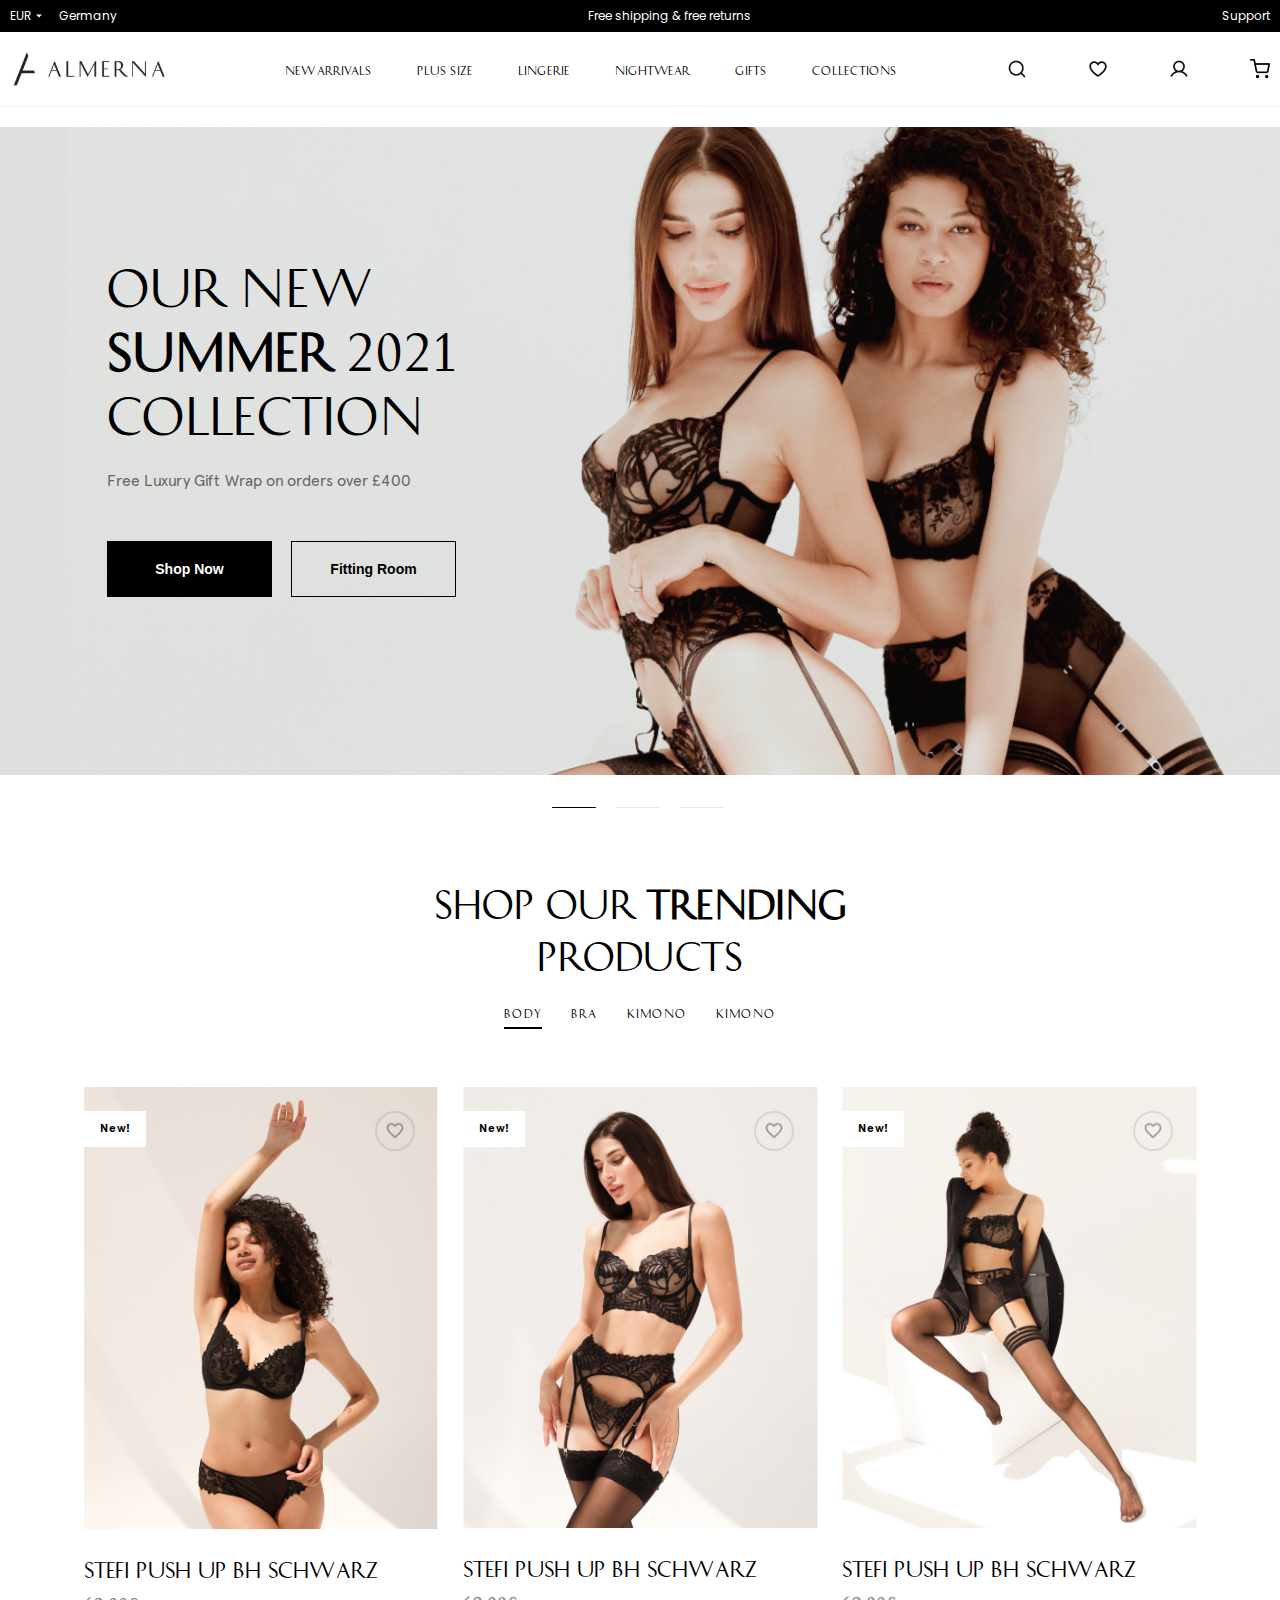
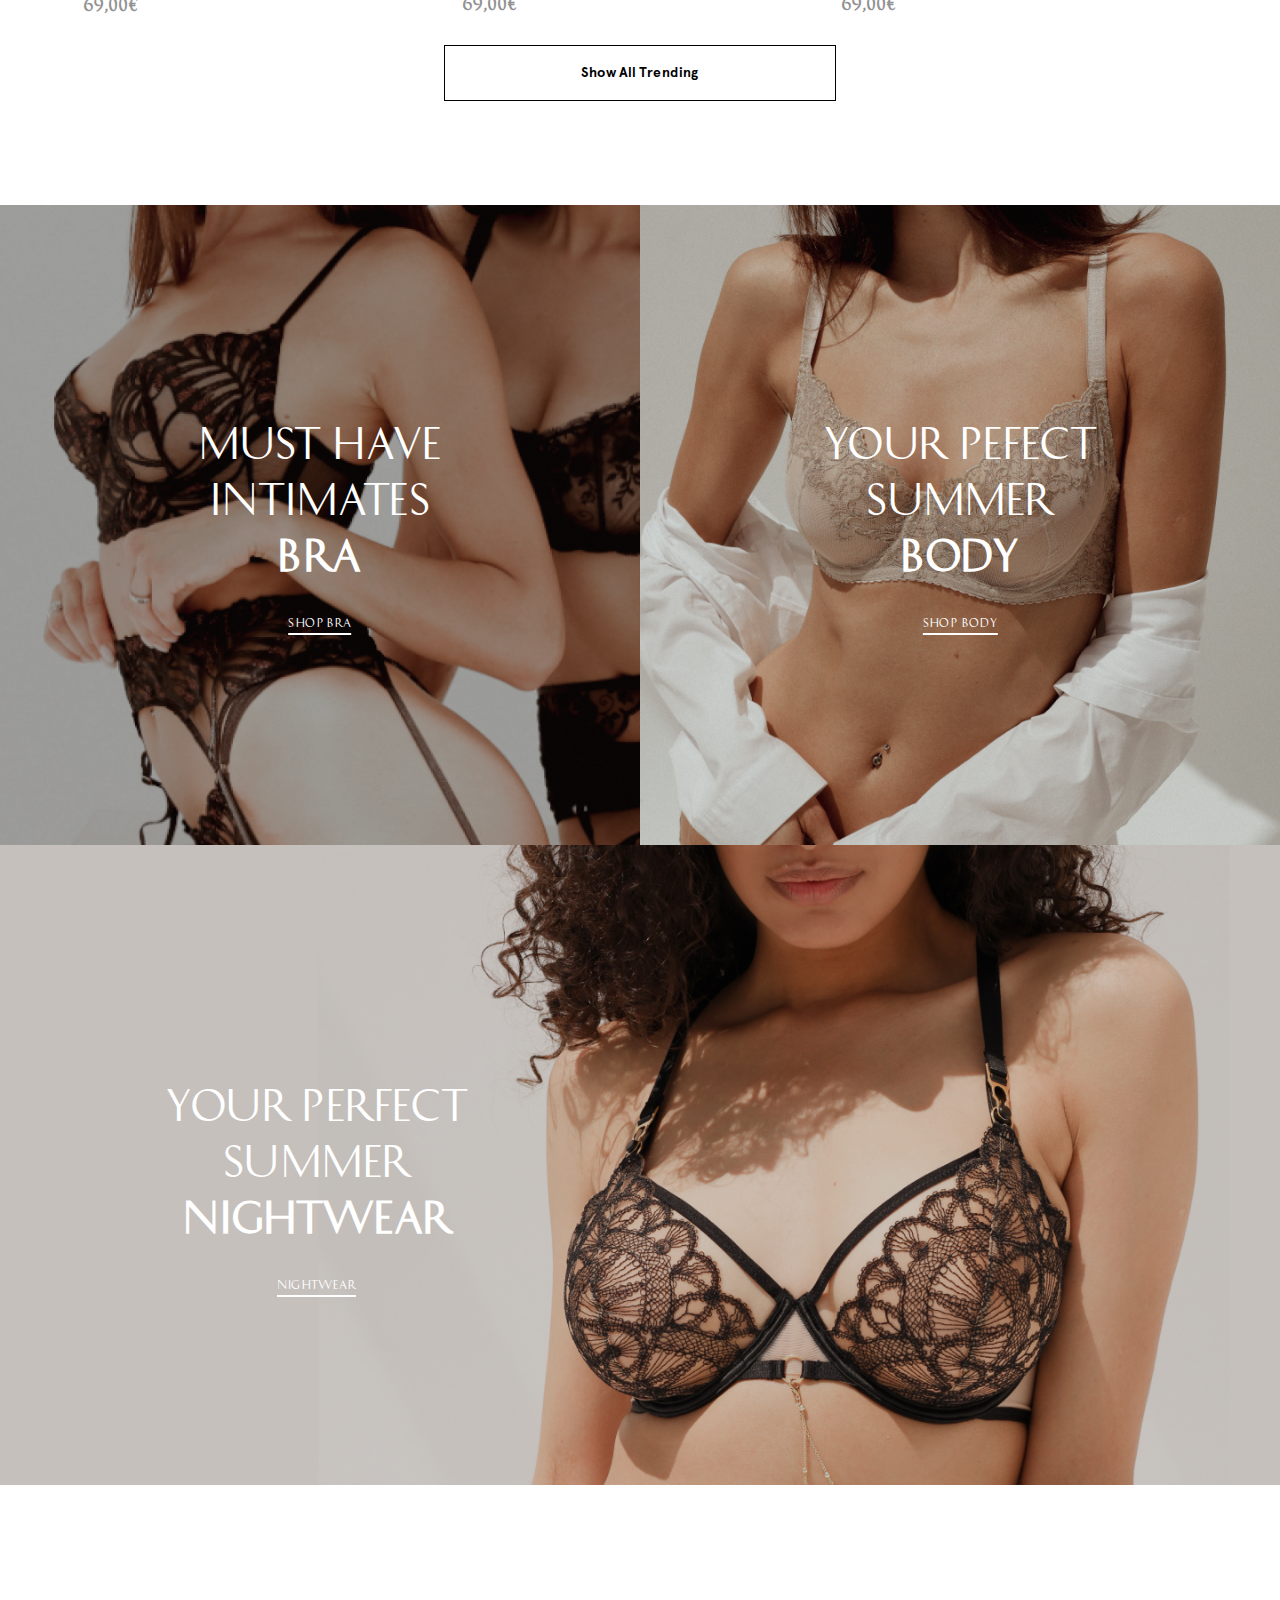
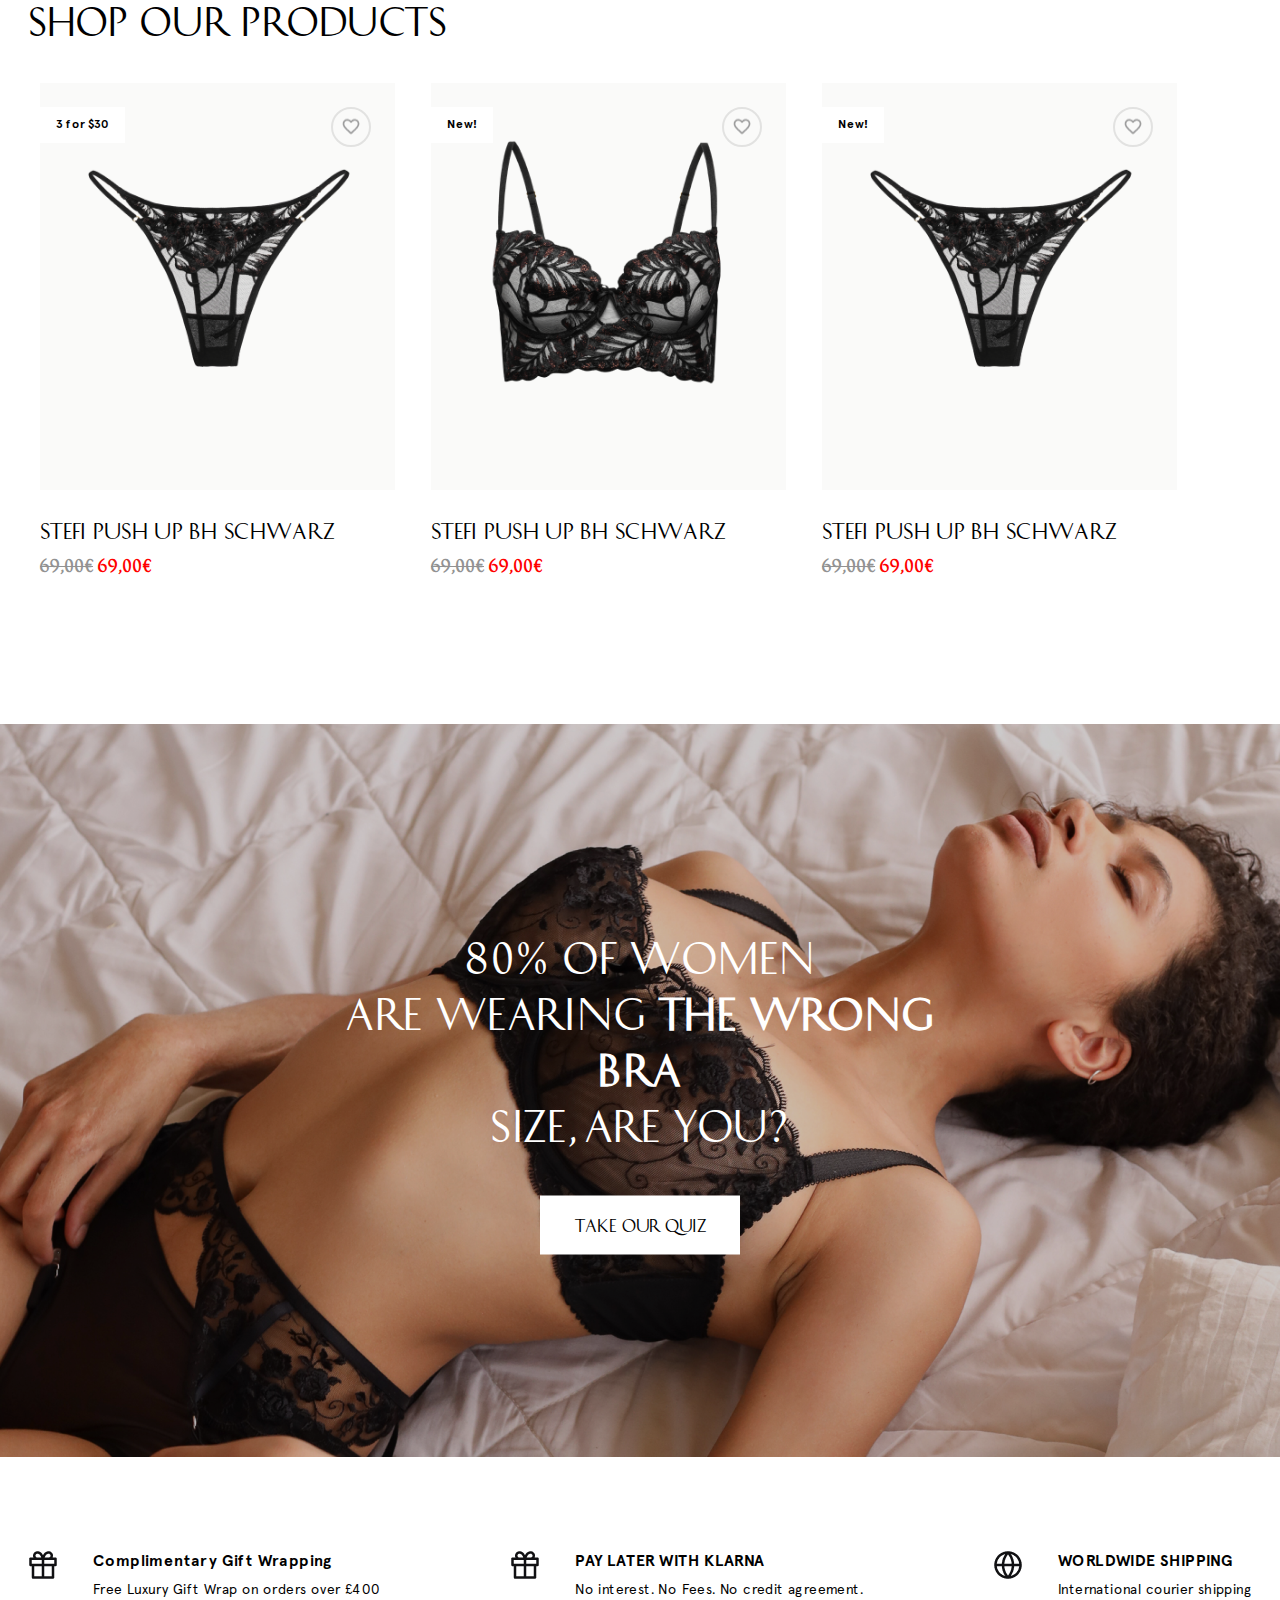
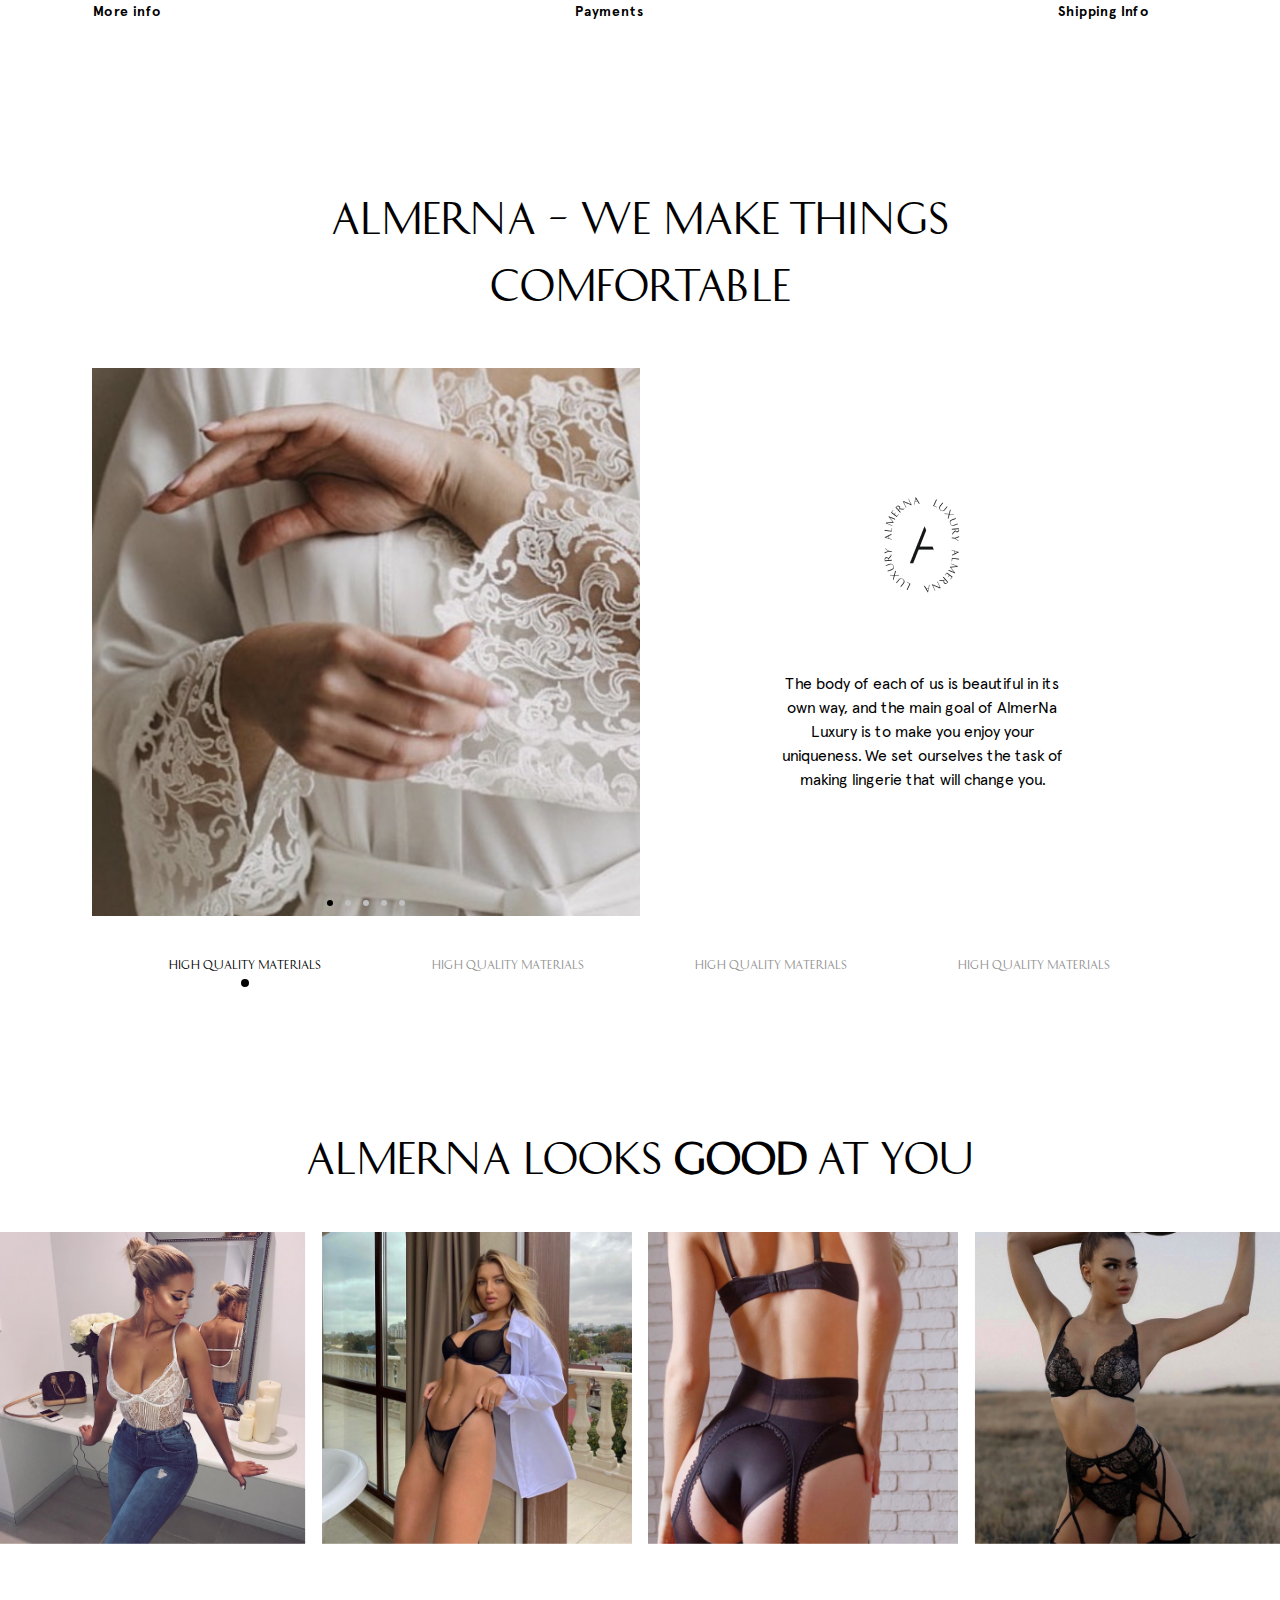
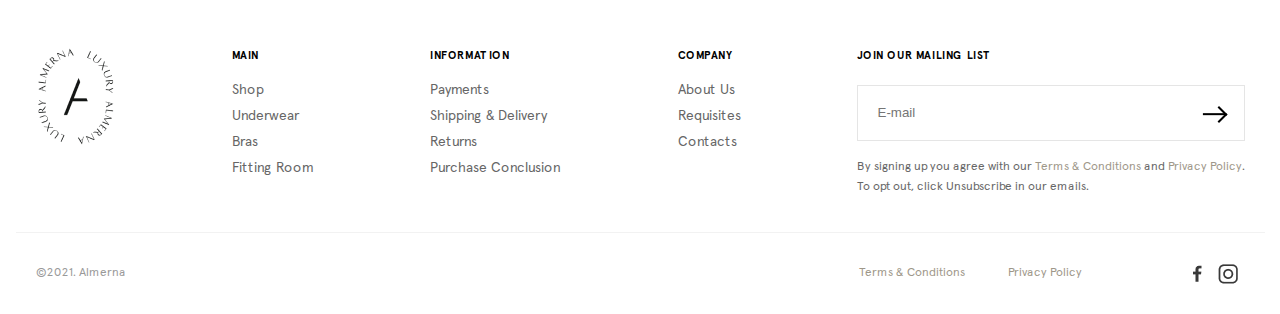
<file: index.html>
<!doctype html>
<html lang="en">
<head>
    <meta charset="UTF-8">
    <meta name="viewport"
          content="width=device-width, user-scalable=no, initial-scale=1.0, maximum-scale=1.0, minimum-scale=1.0">
    <meta http-equiv="X-UA-Compatible" content="ie=edge">
    <link rel="stylesheet" href="css/style.css">
    <link rel="stylesheet" href="css/swiper.css">
    <link rel="preconnect" href="https://fonts.googleapis.com">
    <link rel="preconnect" href="https://fonts.gstatic.com" crossorigin>
    <link href="https://fonts.googleapis.com/css2?family=Libre+Baskerville:wght@400;700&display=swap" rel="stylesheet">
    <link href="https://fonts.googleapis.com/css2?family=Libre+Baskerville:wght@400;700&family=Poppins:wght@400;700&display=swap"
          rel="stylesheet">
    <link rel="icon" type="image/x-icon" href="images/footer-logo.ico">
    <title>ALMERNA</title>
</head>
<body>
<header class="header">
    <div class="container">
        <div class="container-header">
            <div class="language">
                <div class="language-short">EUR</div>
                <div class="language-full">Germany</div>
            </div>
            <div class="header-info">Free shipping & free returns</div>
            <div class="header-support">Support</div>
        </div>
    </div>
</header>

<nav class="navigation">

    <div class="container nav-container">
        <div class="nav-logo">
            <a href="#">
                <img src="images/logoMain.svg" alt="logo">
            </a>
        </div>
        <div class="searching-line" id="searching-line">
            <div class="searching-line__wrapper">
                <label>
                    <input type="submit" name="search-input" id="search-submit-btn">
                    <img class="nav-img"  src="images/search.png" alt="#">
                </label>
                <input type="text" name="search-data" id="search-data" placeholder="Type here ">
            </div>
            <button type="button" id="close-search-btn">Cancel</button>
        </div>
        <ul class="nav-menu">
            <li class="menu-item">
                <a href="pages/catalog.html">NEW ARRIVALS</a>
            </li>
            <li class="menu-item">
                <a href="pages/catalog.html">PLUS SIZE</a>
            </li>
            <li class="menu-item">
                <a href="#">LINGERIE</a>
            </li>
            <li class="menu-item">
                <a href="#">NIGHTWEAR</a>
            </li>
            <li class="menu-item">
                <a href="#">GIFTS</a>
            </li>
            <li class="menu-item">
                <a href="pages/catalog.html">COLLECTIONS</a>
            </li>
        </ul>
        <ul class="nav-home">
            <a href="#">
                <img src="images/search.png" id="searching-img" alt="#" class="nav-img">
            </a>
            <a href="#">
                <span class="liked-count" value="1"></span>
                <img src="images/heart.png" alt="#" class="nav-img">
            </a>
            <a href="#">
                <img src="images/user.png" alt="#" class="nav-img">
            </a>
            <a href="#">
                <img src="images/shopping-cart.png" alt="cart.html" class="nav-img">
            </a>
        </ul>
    </div>
</nav>
<div class="mobile-header">
    <div id='mobile-header__header' class="mobile-header__header">
        Free shipping & free returns
    </div>
    <div class="mobile-header__nav" id="mobile-header__nav">
        <ul id='mobile_menu' class="nav-menu mobile_menu">
            <li class="menu-item">
                <a href="pages/catalog.html">NEW ARRIVALS</a>
            </li>
            <li class="menu-item">
                <a href="#">PLUS SIZE</a>
            </li>
            <li class="menu-item">
                <a href="#">LINGERIE</a>
            </li>
            <li class="menu-item">
                <a href="#">NIGHTWEAR</a>
            </li>
            <li class="menu-item">
                <a href="#">GIFTS</a>
            </li>
            <li class="menu-item">
                <a href="#">COLLECTIONS</a>
            </li>

            <div class="container-header mobile__container-header">
                <div class="language">
                    <div class="language-short">EUR</div>
                    <div class="language-full">Germany</div>
                </div>
                <div class="header-support">Support</div>
            </div>

        </ul>

        <div class="mobile-header__burger-search">
            <div id="nav__burger" class="nav__burger">
                <span id="brg__span"></span>
            </div>
            <a href="#">
                <img src="images/search.png" id="searching-img-mobile" alt="#" class="nav-img">
            </a>
        </div>
        <div class="searching-line" id="searching-line-mobile">
            <div class="searching-line__wrapper">
                <label>
                    <input type="submit" name="search-input" id="search-submit-btn-mobile">
                    <img class="nav-img"  src="images/search.png" alt="#">
                </label>
                <input type="text" name="search-data" id="search-data-mobile" placeholder="Type here ">
            </div>
            <button type="reset" id="close-search-btn-mobile">Cancel</button>
        </div>
        <div class="mobile-logo">
            <a href="#">
                <img src="images/mobile_logo.png" alt="logo">
            </a>
        </div>
        <div class="mobile-header__home">
            <a href="#">
                <span class="liked-count" value="1"></span>
                <img src="images/heart.png" alt="#" class="nav-img">
            </a>
            <a href="pages/cart.html">
                <img src="images/shopping-cart.png" alt="cart" class="nav-img">
            </a>
        </div>
    </div>
</div>

<section class="banner">
    <div class="swiper-container ">
        <div class="swiper-wrapper" id="swiper-wrapper">
            <div class="swiper-slide banner-slide container ">
                <div class="banner-textblock">
                    <div class="banner-textblock-title">
                        <p class="banner-title">Our new </p>
                        <p class="banner-title"><b>summer</b> 2021</p>
                        <p class="banner-title">Collection</p>
                        <p class="banner-subtittle">Free Luxury Gift Wrap on orders over £400</p>
                    </div>
                    <div class="banner-buttons">
                        <button class="btn-shop">Shop Now</button>
                        <button class="btn-fitting">Fitting Room</button>
                    </div>
                </div>
            </div>
            <div class="swiper-slide banner-slide">
            </div>
            <div class="swiper-slide banner-slide"></div>
        </div>
        <div class="swiper-pagination banner-pagination">
            <div class="banner-pagination-item  active" id="banner-pagination-item1"></div>
            <div class="banner-pagination-item" id="banner-pagination-item2"></div>
            <div class="banner-pagination-item" id="banner-pagination-item3"></div>
        </div>
    </div>
</section>

<section class="shop-trending">
    <div class="trending-textblock">
        <p class="trending-title">Shop Our <b>Trending</b></p>
        <p class="trending-title">Products</p>
        <div class="trending-buttons">
            <p class="trending-buttons-item "><span class="trending-buttons-span active"></span>body</p>
            <p class="trending-buttons-item"><span class="trending-buttons-span"></span>BRA</p>
            <p class="trending-buttons-item"><span class="trending-buttons-span"></span>Kimono</p>
            <p class="trending-buttons-item"><span class="trending-buttons-span"></span>Kimono</p>
        </div>
    </div>
    <div class="trending-card-box">
        <div class="product-card">
            <div class="card-face">
                <img src="images/img2.png" alt="lady">
                <div class="card-mark-new">New!</div>
                <div class="card-mark-favorite">
                    <img src="images/heart-card.png" alt="like">
                </div>
                <div class="btn-quick-view">
                    <p>Quick View</p>
                </div>
            </div>
            <div class="card-description">
                <div class="card-description-title">Stefi Push Up BH schwarz</div>
                <div class="card-description-price">69,00€</div>
            </div>
        </div>
        <div class="product-card">
            <div class="card-face">
                <img src="images/img3.png" alt="lady">
                <div class="card-mark-new">New!</div>
                <div class="card-mark-favorite">
                    <img src="images/heart-card.png" alt="like">
                </div>
                <div class="btn-quick-view">
                    <p>Quick View</p>
                </div>
            </div>
            <div class="card-description">
                <div class="card-description-title">Stefi Push Up BH schwarz</div>
                <div class="card-description-price">69,00€</div>
            </div>
        </div>
        <div class="product-card">
            <div class="card-face">
                <img src="images/img5.png" alt="lady">
                <div class="card-mark-new">New!</div>
                <div class="card-mark-favorite">
                    <img src="images/heart-card.png" alt="like">
                </div>
                <div class="btn-quick-view">
                    <p>Quick View</p>
                </div>
            </div>
            <div class="card-description">
                <div class="card-description-title">Stefi Push Up BH schwarz</div>
                <div class="card-description-price">69,00€</div>
            </div>
        </div>
    </div>
    <div class="trending-card-box">
        <div class="product-card">
            <div class="card-face">
                <img src="images/21.png" alt="lady">
                <div class="card-mark-new">New!</div>
                <div class="card-mark-favorite">
                    <img src="images/heart-card.png" alt="like">
                </div>
                <div class="btn-quick-view">
                    <p>Quick View</p>
                </div>
            </div>
            <div class="card-description">
                <div class="card-description-title">Stefi Push Up BH schwarz</div>
                <div class="card-description-price">69,00€</div>
            </div>
        </div>
        <div class="product-card">
            <div class="card-face">
                <img src="images/23.png" alt="lady">
                <div class="card-mark-new">New!</div>
                <div class="card-mark-favorite">
                    <img src="images/heart-card.png" alt="like">
                </div>
                <div class="btn-quick-view">
                    <p>Quick View</p>
                </div>
            </div>
            <div class="card-description">
                <div class="card-description-title">Stefi Push Up BH schwarz</div>
                <div class="card-description-price">69,00€</div>
            </div>
        </div>
        <div class="product-card">
            <div class="card-face">
                <img src="images/25.png" alt="lady">
                <div class="card-mark-new">New!</div>
                <div class="card-mark-favorite">
                    <img src="images/heart-card.png" alt="like">
                </div>
                <div class="btn-quick-view">
                    <p>Quick View</p>
                </div>
            </div>
            <div class="card-description">
                <div class="card-description-title">Stefi Push Up BH schwarz</div>
                <div class="card-description-price">69,00€</div>
            </div>
        </div>
    </div>
    <div class="trending-card-box">
        <div class="product-card">
            <div class="card-face">
                <img src="images/24.png" alt="lady">
                <div class="card-mark-new">New!</div>
                <div class="card-mark-favorite">
                    <img src="images/heart-card.png" alt="like">
                </div>
                <div class="btn-quick-view">
                    <p>Quick View</p>
                </div>
            </div>
            <div class="card-description">
                <div class="card-description-title">Stefi Push Up BH schwarz</div>
                <div class="card-description-price">69,00€</div>
            </div>
        </div>
        <div class="product-card">
            <div class="card-face">
                <img src="images/26.png" alt="lady">
                <div class="card-mark-new">New!</div>
                <div class="card-mark-favorite">
                    <img src="images/heart-card.png" alt="like">
                </div>
                <div class="btn-quick-view">
                    <p>Quick View</p>
                </div>
            </div>
            <div class="card-description">
                <div class="card-description-title">Stefi Push Up BH schwarz</div>
                <div class="card-description-price">69,00€</div>
            </div>
        </div>
        <div class="product-card">
            <div class="card-face">
                <img src="images/28.png" alt="lady">
                <div class="card-mark-new">New!</div>
                <div class="card-mark-favorite">
                    <img src="images/heart-card.png" alt="like">
                </div>
                <div class="btn-quick-view">
                    <p>Quick View</p>
                </div>
            </div>
            <div class="card-description">
                <div class="card-description-title">Stefi Push Up BH schwarz</div>
                <div class="card-description-price">69,00€</div>
            </div>
        </div>
    </div>
    <div class="trending-card-box">
        <div class="product-card">
            <div class="card-face">
                <img src="images/27.png" alt="lady">
                <div class="card-mark-new">New!</div>
                <div class="card-mark-favorite">
                    <img src="images/heart-card.png" alt="like">
                </div>
                <div class="btn-quick-view">
                    <p>Quick View</p>
                </div>
            </div>
            <div class="card-description">
                <div class="card-description-title">Stefi Push Up BH schwarz</div>
                <div class="card-description-price">69,00€</div>
            </div>
        </div>
        <div class="product-card">
            <div class="card-face">
                <img src="images/24.png" alt="lady">
                <div class="card-mark-new">New!</div>
                <div class="card-mark-favorite">
                    <img src="images/heart-card.png" alt="like">
                </div>
                <div class="btn-quick-view">
                    <p>Quick View</p>
                </div>
            </div>
            <div class="card-description">
                <div class="card-description-title">Stefi Push Up BH schwarz</div>
                <div class="card-description-price">69,00€</div>
            </div>
        </div>
        <div class="product-card">
            <div class="card-face">
                <img src="images/img5.png" alt="lady">
                <div class="card-mark-new">New!</div>
                <div class="card-mark-favorite">
                    <img src="images/heart-card.png" alt="like">
                </div>
                <div class="btn-quick-view">
                    <p>Quick View</p>
                </div>
            </div>
            <div class="card-description">
                <div class="card-description-title">Stefi Push Up BH schwarz</div>
                <div class="card-description-price">69,00€</div>
            </div>
        </div>
    </div>
    <div class="shop-trending-btn">Show All Trending</div>
</section>

<section class="categorys-gallery">
    <div class="categorys-gallery-top">
        <div class="category-img">
            <img src="images/gallery1.png" alt="lady">
            <div class="category-img-title">
                <p>Must Have </p>
                <p>Intimates</p>
                <p><b>BRA</b></p>
                <div class="category-img-btn">shop bra</div>
            </div>
        </div>
        <div class="category-img">
            <img src="images/gallery2.png" alt="lady">
            <div class="category-img-title">
                <p>Your Pefect</p>
                <p>Summer</p>
                <p><b>BODY</b></p>
                <div class="category-img-btn">shop body</div>
            </div>
        </div>
    </div>
    <div class="categorys-gallery-bottom">
        <div class="category-img">
            <img src="images/gallery3.png" alt="lady">
            <div class="category-img-title-bottom">
                <p>Your Perfect</p>
                <p>Summer</p>
                <p><b>nightwear</b></p>
                <div class="category-img-btn">nightwear</div>
            </div>
        </div>
    </div>

</section>

<section class="shop-our-products">
    <div class="shop-our-products-title">Shop Our Products</div>
    <div class="shop-our-products-cardbox">
        <div class="product-card">
            <div class="card-face">
                <img src="images/pr1.png" alt="lady">
                <div class="card-mark-new">3 for $30</div>
                <div class="card-mark-favorite">
                    <img src="images/heart-card.png" alt="like">
                </div>
                <div class="btn-quick-view">
                    <p>Quick View</p>
                </div>
            </div>
            <div class="card-description">
                <div class="card-description-title">Stefi Push Up BH schwarz</div>
                <div class="card-description-price">
                    <span class="old">69,00€</span>
                    <span class="new">69,00€</span>
                </div>
            </div>
        </div>
        <div class="product-card">
            <div class="card-face">
                <img src="images/pr2.png" alt="lady">
                <div class="card-mark-new">New!</div>
                <div class="card-mark-favorite">
                    <img src="images/heart-card.png" alt="like">
                </div>
                <div class="btn-quick-view">
                    <p>Quick View</p>
                </div>
            </div>
            <div class="card-description">
                <div class="card-description-title">Stefi Push Up BH schwarz</div>
                <div class="card-description-price">
                    <span class="old">69,00€</span>
                    <span class="new">69,00€</span>
                </div>
            </div>
        </div>
        <div class="product-card">
            <div class="card-face">
                <img src="images/pr3.png" alt="lady">
                <div class="card-mark-new">New!</div>
                <div class="card-mark-favorite">
                    <img src="images/heart-card.png" alt="like">
                </div>
                <div class="btn-quick-view">
                    <p>Quick View</p>
                </div>
            </div>
            <div class="card-description">
                <div class="card-description-title">Stefi Push Up BH schwarz</div>
                <div class="card-description-price">
                    <span class="old">69,00€</span>
                    <span class="new">69,00€</span>
                </div>
            </div>
        </div>
    </div>
</section>

<section class="quiz-promo">
    <div class="quiz-promo-textbox">
        <div class="quiz-promo-text">
            <p>80% of women </p>
            <p>are wearing <b>the wrong bra</b></p>
            <p>size, are you?</p>
        </div>
        <div class="quiz-promo-btn">Take our Quiz</div>
    </div>
</section>

<section class="info-line">
    <div class="info-line-item">
        <div class="info-line-item-img">
            <img src="images/present.png" alt="present">
        </div>
        <div class="info-line-item-text">
            <p class="info-line-item-title">Complimentary Gift Wrapping</p>
            <p class="info-line-item-subtitle">Free Luxury Gift Wrap on orders over £400</p>
            <div class="info-line-item-btn"><a href="#"> More info</a></div>
        </div>
    </div>
    <div class="info-line-item">
        <div class="info-line-item-img">
            <img src="images/present.png" alt="present">
        </div>
        <div class="info-line-item-text">
            <p class="info-line-item-title">PAY LATER WITH KLARNA</p>
            <p class="info-line-item-subtitle">No interest. No Fees. No credit agreement.</p>
            <div class="info-line-item-btn">Payments</div>
        </div>
    </div>
    <div class="info-line-item">
        <div class="info-line-item-img">
            <img src="images/earth.png" alt="present">
        </div>
        <div class="info-line-item-text">
            <p class="info-line-item-title">WORLDWIDE SHIPPING</p>
            <p class="info-line-item-subtitle">International courier shipping</p>
            <div class="info-line-item-btn">Shipping Info</div>
        </div>
    </div>
</section>

<section class="presentation">
    <div class="presentation-title">
        <p>Almerna – we make things </p>
        <p>comfortable</p>
    </div>
    <div class="presentation-main-box">
        <div class="presentation-gallery-box">
            <span class="presentation-gallery-change-btn"></span>
            <span class="presentation-gallery-change-btn"></span>
            <span class="presentation-gallery-change-btn"></span>
            <span class="presentation-gallery-change-btn"></span>
            <span class="presentation-gallery-change-btn"></span>
        </div>
        <div class="presentation-description">
            <img src="images/presentation-logo.png" alt="presentation-logo" class="presentation-logo">
            <div class="presentation-text">
                The body of each of us is beautiful in its own way,
                and the main goal of AlmerNa Luxury is to make you enjoy your uniqueness.
                We set ourselves the task of making lingerie that will change you.
            </div>
        </div>

    </div>
    <div class="presentation-buttons">
        <div class="presentation-buttons-item active">High Quality Materials</div>
        <div class="presentation-buttons-item">High Quality Materials</div>
        <div class="presentation-buttons-item">High Quality Materials</div>
        <div class="presentation-buttons-item">High Quality Materials</div>
    </div>
</section>

<section class="looks-at-you">
    <div class="looks-at-you-title">Almerna looks <b>good</b> at you</div>
    <div class="looks-at-you-gallery">
        <div class="looks-at-you-gallery-img">
            <img src="images/img7.png" alt="lady">
            <div class="looks-at-you-gallery-img-btn">
                <img src="images/Instagram.png" alt="Instagram">
                <p>Shop now</p>
            </div>
        </div>
        <div class="looks-at-you-gallery-img">
            <img src="images/img8.png" alt="lady">
            <div class="looks-at-you-gallery-img-btn">
                <img src="images/Instagram.png" alt="Instagram">
                <p>Shop now</p>
            </div>
        </div>
        <div class="looks-at-you-gallery-img">
            <img src="images/img9.png" alt="lady">
            <div class="looks-at-you-gallery-img-btn">
                <img src="images/Instagram.png" alt="Instagram">
                <p>Shop now</p>
            </div>
        </div>
        <div class="looks-at-you-gallery-img">
            <img src="images/img10.png" alt="lady">
            <div class="looks-at-you-gallery-img-btn">
                <img src="images/Instagram.png" alt="Instagram">
                <p>Shop now</p>
            </div>
        </div>
    </div>
</section>

<div class="quickView__alert-wrapper  ">
    <div class="quickView__alert">
        <div class="quickView__boxes">
            <img src=" images/quickView.png" alt="">
        </div>
        <div class="quickView__boxes">
            <div class="quickView__description">
                <div class="quickView__title">Stefi Push Up BH schwarz</div>
                <div class="quickView__price card-description-price">
                    <span class="new">$69,00</span>
                    <span class="old">$169,00</span>
                </div>
                <div class="quickView__chose-color">
                    <div class="active-color"><span> Color </span><span data-color>Black</span></div>
                    <div class="colors">
                        <span class="colors__black colors__active"></span>
                        <span class="colors__silver"></span>
                    </div>
                </div>
                <div class="quickView__band-sizes-wrapper">
                    <div class="quickView__band-sizes-titles">
                        <p>Band Size</p>
                        <p class="sizeGuide">Size Guide</p>
                    </div>
                    <div class="quickView__band-sizes">
                        <span class=" quickView__band-size selected__size">10</span>
                        <span class=" quickView__band-size no__size">11</span>
                        <span class=" quickView__band-size">22</span>
                        <span class=" quickView__band-size">25</span>
                        <span class=" quickView__band-size">30</span>
                        <span class=" quickView__band-size">31</span>
                        <span class=" quickView__band-size">32</span>
                        <span class=" quickView__band-size no__size">34</span>
                        <span class=" quickView__band-size ">44</span>
                        <span class=" quickView__band-size">45</span>
                        <span class=" quickView__band-size">56</span>
                        <span class=" quickView__band-size">67</span>
                        <span class=" quickView__band-size">87</span>
                        <span class=" quickView__band-size">98</span>
                        <span class=" quickView__band-size">90</span>
                        <span class=" quickView__band-size">91</span>
                    </div>
                </div>
                <div class="quickView__btns">
                    <div class="quickView__add-btn">Add to bag by <span class="thisPrice">$56.45</span></div>
                    <div class=" quickView__addFavoritesBtn">
                        <img src=" images/heart.png" alt="favorites">
                    </div>
                </div>
                <div class="quickView__view-details">View product details</div>
            </div>
        </div>
        <span class="quickView__alert-close__btn"><img src="images/close-btn.svg" alt=""></span>
    </div>
</div>


<footer class="footer">
    <div class="footer-top">
        <img src="images/footer-logo.png" alt="logo">
        <div class="footer-info-block">
            <div class="footer-info-block-item">
                <div class="footer-info-block-item-title" id="footer-info-block-item-title1">Main</div>
                <div class="footer-info-block__links-wrapper" id="footer-info-block__links-wrapper1">
                    <a href="#">Shop</a>
                    <a href="#">Underwear</a>
                    <a href="#">Bras</a>
                    <a href="#">Fitting Room</a>
                </div>
            </div>
            <div class="footer-info-block-item">
                <div class="footer-info-block-item-title" id="footer-info-block-item-title2">Information</div>
                <div class="footer-info-block__links-wrapper" id="footer-info-block__links-wrapper2">
                    <a href="#">Payments</a>
                    <a href="#">Shipping & Delivery</a>
                    <a href="#">Returns</a>
                    <a href="#">Purchase Conclusion</a>
                </div>
            </div>
            <div class="footer-info-block-item">
                <div class="footer-info-block-item-title" id="footer-info-block-item-title3">Company</div>
                <div class="footer-info-block__links-wrapper" id="footer-info-block__links-wrapper3">
                    <a href="#">About Us</a>
                    <a href="#">Requisites</a>
                    <a href="#">Contacts</a>
                </div>
            </div>
        </div>
        <div class="footer-info-block-form">
            <div class="footer-info-block-item-title">Join Our Mailing List</div>
            <div class="footer-contact-form">
                <input type="email" name="contact" id="contact" placeholder="E-mail">
                <button type="reset" name="contact" class="footer-send-email-btn"></button>
            </div>
            <div class="footer-info-block-form-description">
                <p>
                    By signing up you agree with our <a href="#" class="footer-term-conditions">
                    Terms & Conditions</a> and
                    <a href="#" class="footer-privacy-policy"> Privacy Policy</a>.
                </p>
                <p>
                    To opt out, click Unsubscribe in our emails.
                </p>

            </div>
        </div>
    </div>
    <div class="footer-bottom">
        <div class="footer-bottom-item">
            <div class="footer-bottom-year">©2021. Almerna</div>
        </div>
        <div class="footer-bottom-item">
            <div class="footer-bottom-info">
                <a href="#" class="footer-term-conditions"> Terms & Conditions</a>
                <a href="#" class="footer-privacy-policy"> Privacy Policy</a>
            </div>
            <div class="footer-bottom-socials">
                <a href="#"> <img src="images/facebook.png" alt="facebook"></a>
                <a href="#"><img src="images/instagramf.png" alt="Instagram"></a>
            </div>
        </div>
    </div>

</footer>

<div class="up__button">up</div>
<script src="https://ajax.googleapis.com/ajax/libs/jquery/3.6.0/jquery.min.js"></script>
<script src="js/footer.js"></script>
<script src="js/upbutton.js"></script>
<script src="js/burger-menu-vs-search-btn.js"></script>
<script src="js/swiperBunner.js"></script>
<script src="js/cardsBoxTrending.js"></script>
</body>
</html>
</file>
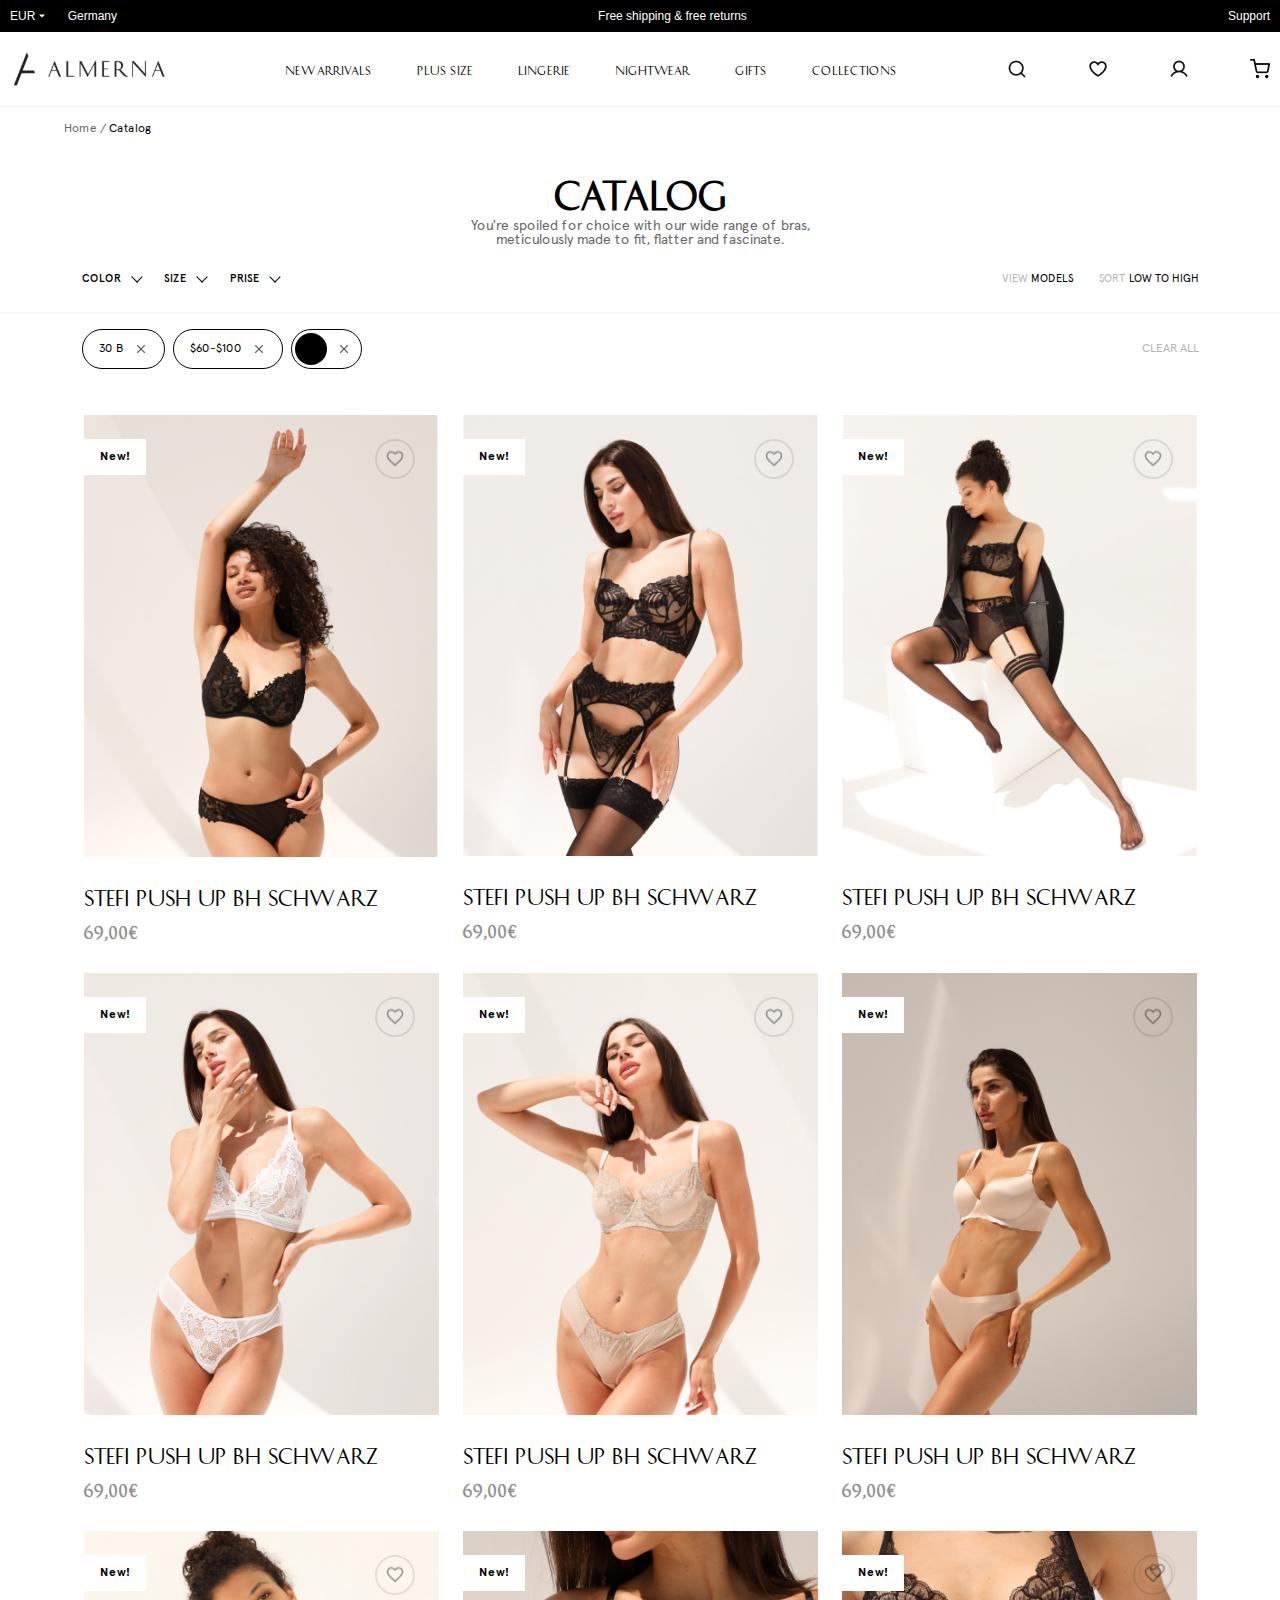
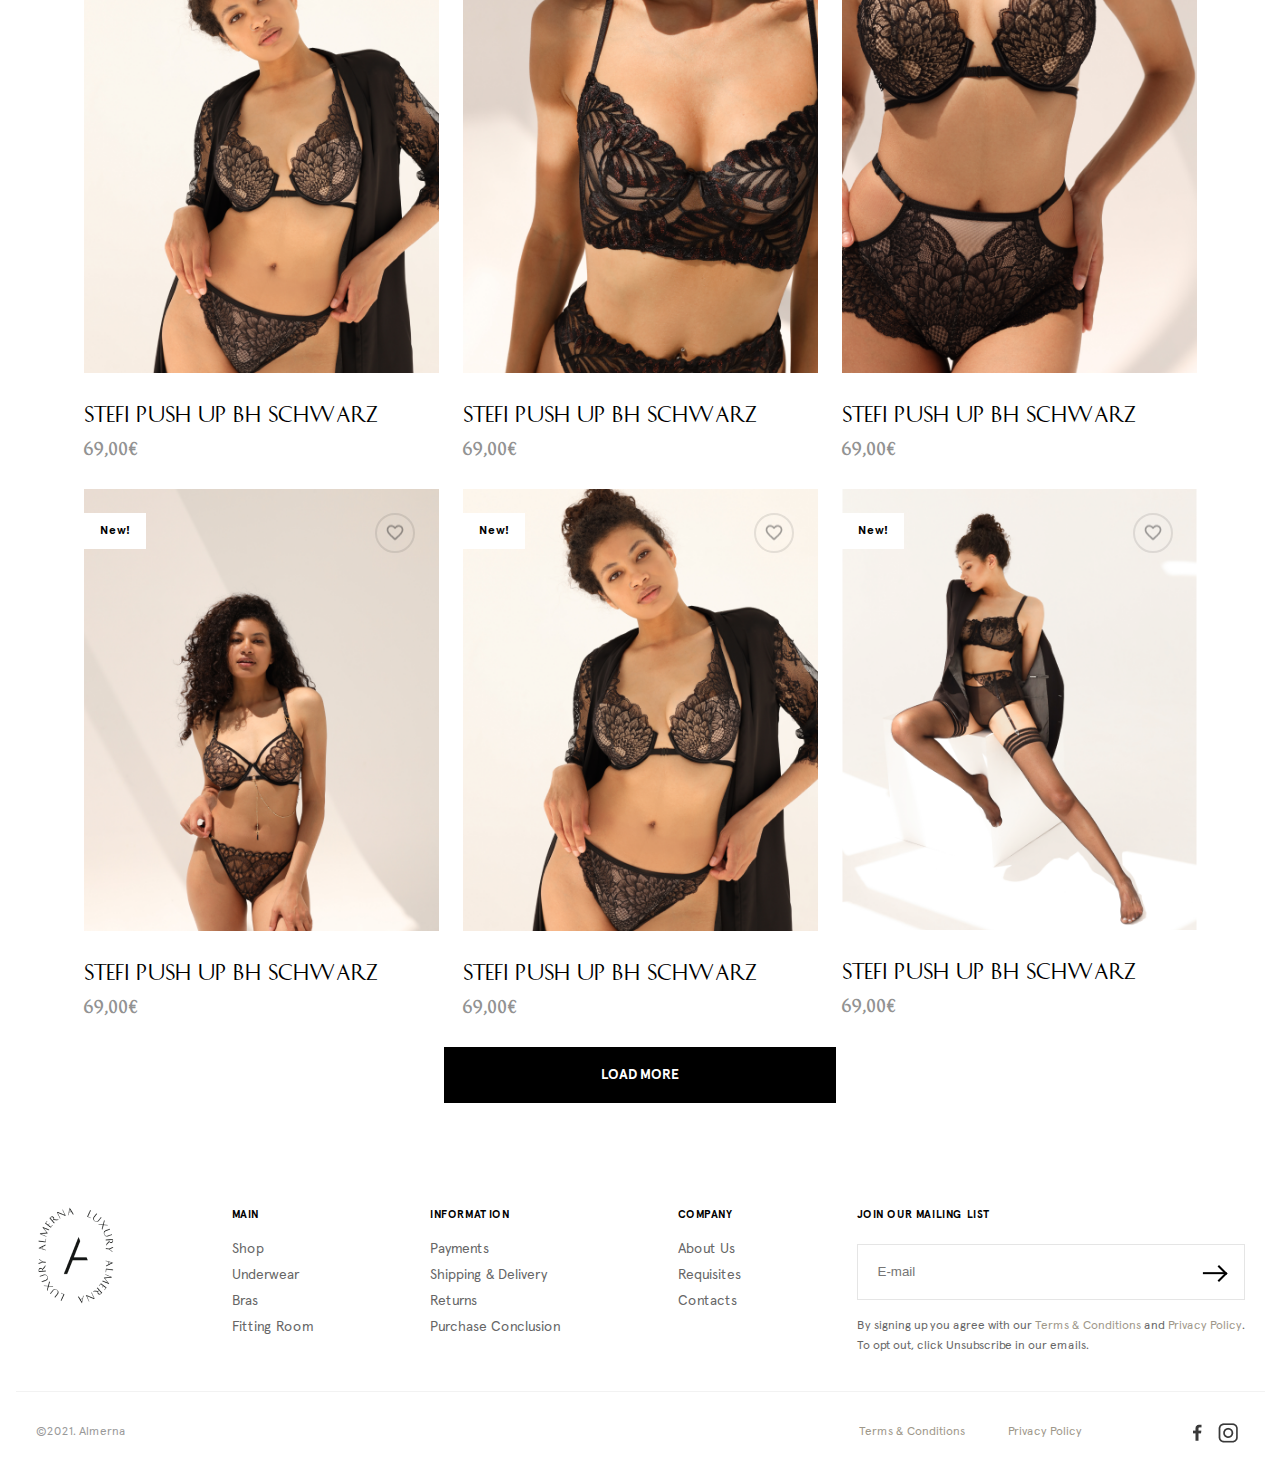
<file: pages/catalog.html>
<!doctype html>
<html lang="en">
<head>
    <meta charset="UTF-8">
    <meta name="viewport"
          content="width=device-width, user-scalable=no, initial-scale=1.0, maximum-scale=1.0, minimum-scale=1.0">
    <meta http-equiv="X-UA-Compatible" content="ie=edge">
    <link rel="stylesheet" href="../css/style.css">
    <link rel="icon" type="image/x-icon" href="../images/footer-logo.ico">
    <link rel="stylesheet" href="../css/profile.css">
    <title>Catalog</title>
</head>
<body>
<header class="header">
    <div class="container">
        <div class="container-header">
            <div class="language">
                <div class="language-short">EUR</div>
                <div class="language-full">Germany</div>
            </div>
            <div class="header-info">Free shipping & free returns</div>
            <div class="header-support">Support</div>
        </div>
    </div>
</header>

<nav class="navigation">

    <div class="container nav-container">
        <div class="nav-logo">
            <a href="../index.html">
                <img src="../images/logoMain.svg" alt="logo">
            </a>
        </div>
        <div class="searching-line" id="searching-line">
            <div class="searching-line__wrapper">
                <label>
                    <input type="submit" name="search-submit-btn" id="search-submit-btn">
                    <img class="nav-img" onclick="showSearchValue()" src="../images/search.png" alt="#">
                </label>
                <input type="text" name="search-data" id="search-data" placeholder="Type here ">
            </div>
            <button type="button" id="close-search-btn">Cancel</button>
        </div>
        <ul class="nav-menu">
            <li class="menu-item">
                <a href="catalog.html">NEW ARRIVALS</a>
            </li>
            <li class="menu-item">
                <a href="catalog.html">PLUS SIZE</a>
            </li>
            <li class="menu-item">
                <a href="catalog.html">LINGERIE</a>
            </li>
            <li class="menu-item">
                <a href="catalog.html">NIGHTWEAR</a>
            </li>
            <li class="menu-item">
                <a href="catalog.html">GIFTS</a>
            </li>
            <li class="menu-item">
                <a href="catalog.html">COLLECTIONS</a>
            </li>
        </ul>
        <ul class="nav-home">
            <a href="#">
                <img src="../images/search.png" id="searching-img" alt="#" class="nav-img">
            </a>
            <a href="favorites.html">
                <span class="liked-count" value="1"></span>
                <img src="../images/heart.png" alt="#" class="nav-img">
            </a>
            <a href="profile.html">
                <img src="../images/user.png" alt="profile" class="nav-img">
            </a>
            <a href="cart.html">
                <img src="../images/shopping-cart.png" alt="#" class="nav-img">
            </a>
        </ul>
    </div>
</nav>

<div class="mobile-header">
    <div id='mobile-header__header' class="mobile-header__header">
        Free shipping & free returns
    </div>
    <div class="mobile-header__nav" id="mobile-header__nav">
        <ul id='mobile_menu' class="nav-menu mobile_menu">
            <li class="menu-item">
                <a href="pages/catalog.html">NEW ARRIVALS</a>
            </li>
            <li class="menu-item">
                <a href="#">PLUS SIZE</a>
            </li>
            <li class="menu-item">
                <a href="#">LINGERIE</a>
            </li>
            <li class="menu-item">
                <a href="#">NIGHTWEAR</a>
            </li>
            <li class="menu-item">
                <a href="#">GIFTS</a>
            </li>
            <li class="menu-item">
                <a href="#">COLLECTIONS</a>
            </li>

            <div class="container-header mobile__container-header">
                <div class="language">
                    <div class="language-short">EUR</div>
                    <div class="language-full">Germany</div>
                </div>
                <div class="header-support">Support</div>
            </div>

        </ul>

        <div class="mobile-header__burger-search">
            <div id="nav__burger" class="nav__burger">
                <span id="brg__span"></span>
            </div>
            <a href="#">
                <img src="../images/search.png" id="searching-img-mobile" alt="#" class="nav-img">
            </a>
        </div>
        <div class="searching-line" id="searching-line-mobile">
            <div class="searching-line__wrapper">
                <label>
                    <input type="submit" name="search-submit-btn" id="search-submit-btn-mobile">
                    <img class="nav-img" onclick="showSearchValueMobile()" src="../images/search.png" alt="#">
                </label>
                <input type="text" name="search-data" id="search-data-mobile" placeholder="Type here ">
            </div>
            <button type="reset" id="close-search-btn-mobile">Cancel</button>
        </div>
        <div class="mobile-logo">
            <a href="../index.html">
                <img src="../images/mobile_logo.png" alt="logo">
            </a>
        </div>
        <div class="mobile-header__home">
            <a href="#">
                <span class="liked-count" value="1"></span>
                <img src="../images/heart.png" alt="heart" class="nav-img">
            </a>
            <a href="pages/cart.html">
                <img src="../images/shopping-cart.png" alt="cart" class="nav-img">
            </a>
        </div>
    </div>
</div>

<div class="bread-crumbs">
    <span>Home / </span>
    <span>Catalog</span>
</div>

<div class="trending-textblock">
    <h1 class="trending-title">Catalog</h1>
    <div class="trending__title-description">You're spoiled for choice with our wide range of bras, meticulously made to
        fit, flatter and fascinate.
    </div>
</div>

<div class="filters__wrapper ">
    <div class="filters__border">
        <div class="filters product__container-width">
            <div class="filters__boxes">
                <div class="filters__color"><span></span> color</div>
                <div class="filters__size"><span></span>size</div>
                <div class="filters__price"><span></span>prise</div>
            </div>
            <div class="filters__boxes">
                <div class="filters__view">
                    <span>view</span>
                    <span>models</span>
                </div>
                <div class="filters__sort">
                    <span>sort</span>
                    <span>low to high</span>
                </div>
            </div>
        </div>
    </div>
    <div class=" filters__chosed-box  filters product__container-width ">
        <div class="filter__chosed-items">
            <div class="filter__chosed-item">
                <span class="filter__chosed-data">30 B</span>
                <img src="../images/close-btn.svg" alt="close" class="delete-btn">
            </div>
            <div class="filter__chosed-item">
                <span class="filter__chosed-data">$60-$100</span>
                <img src="../images/close-btn.svg" alt="close" class="delete-btn">
            </div>
            <div class="filter__chosed-item filter__chosed-item-color">
                <span class="filter__chosed-data-color"></span>
                <img src="../images/close-btn.svg" alt="close" class="delete-btn">
            </div>
        </div>
        <div class="filter__clear-btn">Clear All</div>
    </div>
</div>
<div class="filters__mobile hide">
    <div class="filters__mobile-wrapper">
        <div class="filters__main">
            <div class="filters__main-title">Filters <span></span></div>
            <div class="filter__items">
                <div class="filter__item"></div>
                <div class="filter__item"></div>
            </div>

        </div>
        <div class="filters__sort">
            <div class="filters__sort-title">sort by <span></span></div>
            <div class="filter__items">
                <div class="filter__item"></div>
                <div class="filter__item"></div>
            </div>
        </div>
    </div>
    <div class=" filters__chosed-box  filters product__container-width ">
        <div class="filter__chosed-items">
            <div class="filter__chosed-item">
                <span class="filter__chosed-data">30 B</span>
                <img src="../images/close-btn.svg" alt="close" class="delete-btn">
            </div>
            <div class="filter__chosed-item">
                <span class="filter__chosed-data">$60-$100</span>
                <img src="../images/close-btn.svg" alt="close" class="delete-btn">
            </div>
            <div class="filter__chosed-item filter__chosed-item-color">
                <span class="filter__chosed-data-color"></span>
                <img src="../images/close-btn.svg" alt="close" class="delete-btn">
            </div>
        </div>
        <div class="filter__clear-btn">Clear All</div>
    </div>

</div>

<section class="shop-trending">

    <div class="trending-card-box">
        <div class="product-card">
            <div class="card-face">
                <img src="../images/img2.png" alt="lady">
                <div class="card-mark-new">New!</div>
                <div class="card-mark-favorite">
                    <img src="../images/heart-card.png" alt="like">
                </div>
                <div class="btn-quick-view">
                    <p>Quick View</p>
                </div>
            </div>
            <div class="card-description">
                <div class="card-description-title">Stefi Push Up BH schwarz</div>
                <div class="card-description-price">69,00€</div>
            </div>
        </div>
        <div class="product-card">
            <div class="card-face">
                <img src="../images/img3.png" alt="lady">
                <div class="card-mark-new">New!</div>
                <div class="card-mark-favorite">
                    <img src="../images/heart-card.png" alt="like">
                </div>
                <div class="btn-quick-view">
                    <p>Quick View</p>
                </div>
            </div>
            <div class="card-description">
                <div class="card-description-title">Stefi Push Up BH schwarz</div>
                <div class="card-description-price">69,00€</div>
            </div>
        </div>
        <div class="product-card">
            <div class="card-face">
                <img src="../images/img5.png" alt="lady">
                <div class="card-mark-new">New!</div>
                <div class="card-mark-favorite">
                    <img src="../images/heart-card.png" alt="like">
                </div>
                <div class="btn-quick-view">
                    <p>Quick View</p>
                </div>
            </div>
            <div class="card-description">
                <div class="card-description-title">Stefi Push Up BH schwarz</div>
                <div class="card-description-price">69,00€</div>
            </div>
        </div>
    </div>
    <div class="trending-card-box">
        <div class="product-card">
            <div class="card-face">
                <img src="../images/21.png" alt="lady">
                <div class="card-mark-new">New!</div>
                <div class="card-mark-favorite">
                    <img src="../images/heart-card.png" alt="like">
                </div>
                <div class="btn-quick-view">
                    <p>Quick View</p>
                </div>
            </div>
            <div class="card-description">
                <div class="card-description-title">Stefi Push Up BH schwarz</div>
                <div class="card-description-price">69,00€</div>
            </div>
        </div>
        <div class="product-card">
            <div class="card-face">
                <img src="../images/23.png" alt="lady">
                <div class="card-mark-new">New!</div>
                <div class="card-mark-favorite">
                    <img src="../images/heart-card.png" alt="like">
                </div>
                <div class="btn-quick-view">
                    <p>Quick View</p>
                </div>
            </div>
            <div class="card-description">
                <div class="card-description-title">Stefi Push Up BH schwarz</div>
                <div class="card-description-price">69,00€</div>
            </div>
        </div>
        <div class="product-card">
            <div class="card-face">
                <img src="../images/25.png" alt="lady">
                <div class="card-mark-new">New!</div>
                <div class="card-mark-favorite">
                    <img src="../images/heart-card.png" alt="like">
                </div>
                <div class="btn-quick-view">
                    <p>Quick View</p>
                </div>
            </div>
            <div class="card-description">
                <div class="card-description-title">Stefi Push Up BH schwarz</div>
                <div class="card-description-price">69,00€</div>
            </div>
        </div>
    </div>
    <div class="trending-card-box">
        <div class="product-card">
            <div class="card-face">
                <img src="../images/24.png" alt="lady">
                <div class="card-mark-new">New!</div>
                <div class="card-mark-favorite">
                    <img src="../images/heart-card.png" alt="like">
                </div>
                <div class="btn-quick-view">
                    <p>Quick View</p>
                </div>
            </div>
            <div class="card-description">
                <div class="card-description-title">Stefi Push Up BH schwarz</div>
                <div class="card-description-price">69,00€</div>
            </div>
        </div>
        <div class="product-card">
            <div class="card-face">
                <img src="../images/26.png" alt="lady">
                <div class="card-mark-new">New!</div>
                <div class="card-mark-favorite">
                    <img src="../images/heart-card.png" alt="like">
                </div>
                <div class="btn-quick-view">
                    <p>Quick View</p>
                </div>
            </div>
            <div class="card-description">
                <div class="card-description-title">Stefi Push Up BH schwarz</div>
                <div class="card-description-price">69,00€</div>
            </div>
        </div>
        <div class="product-card">
            <div class="card-face">
                <img src="../images/28.png" alt="lady">
                <div class="card-mark-new">New!</div>
                <div class="card-mark-favorite">
                    <img src="../images/heart-card.png" alt="like">
                </div>
                <div class="btn-quick-view">
                    <p>Quick View</p>
                </div>
            </div>
            <div class="card-description">
                <div class="card-description-title">Stefi Push Up BH schwarz</div>
                <div class="card-description-price">69,00€</div>
            </div>
        </div>
    </div>
    <div class="trending-card-box">
        <div class="product-card">
            <div class="card-face">
                <img src="../images/27.png" alt="lady">
                <div class="card-mark-new">New!</div>
                <div class="card-mark-favorite">
                    <img src="../images/heart-card.png" alt="like">
                </div>
                <div class="btn-quick-view">
                    <p>Quick View</p>
                </div>
            </div>
            <div class="card-description">
                <div class="card-description-title">Stefi Push Up BH schwarz</div>
                <div class="card-description-price">69,00€</div>
            </div>
        </div>
        <div class="product-card">
            <div class="card-face">
                <img src="../images/24.png" alt="lady">
                <div class="card-mark-new">New!</div>
                <div class="card-mark-favorite">
                    <img src="../images/heart-card.png" alt="like">
                </div>
                <div class="btn-quick-view">
                    <p>Quick View</p>
                </div>
            </div>
            <div class="card-description">
                <div class="card-description-title">Stefi Push Up BH schwarz</div>
                <div class="card-description-price">69,00€</div>
            </div>
        </div>
        <div class="product-card">
            <div class="card-face">
                <img src=" ../images/img5.png" alt="lady">
                <div class="card-mark-new">New!</div>
                <div class="card-mark-favorite">
                    <img src="../images/heart-card.png" alt="like">
                </div>
                <div class="btn-quick-view">
                    <p>Quick View</p>
                </div>
            </div>
            <div class="card-description">
                <div class="card-description-title">Stefi Push Up BH schwarz</div>
                <div class="card-description-price">69,00€</div>
            </div>
        </div>
    </div>
    <div class="load-more-btn">LOAD MORE</div>
</section>

<div class="quickView__alert-wrapper  ">
    <div class="quickView__alert">
        <div class="quickView__boxes"  >
            <img src="../images/quickView.png" alt="">
        </div>
        <div class="quickView__boxes">
            <div class="quickView__description">
                <div class="quickView__title">Stefi Push Up BH schwarz</div>
                <div class="quickView__price card-description-price">
                    <span class="new">$69,00</span>
                    <span class="old">$169,00</span>
                </div>
                <div class="quickView__chose-color">
                    <div class="active-color"><span> Color </span><span data-color>Black</span></div>
                    <div class="colors">
                        <span class="colors__black colors__active"></span>
                        <span class="colors__silver"></span>
                    </div>
                </div>
                <div class="quickView__band-sizes-wrapper">
                    <div class="quickView__band-sizes-titles">
                        <p>Band Size</p>
                        <p class="sizeGuide">Size Guide</p>
                    </div>
                    <div class="quickView__band-sizes">
                        <span class=" quickView__band-size selected__size">10</span>
                        <span class=" quickView__band-size no__size">11</span>
                        <span class=" quickView__band-size">22</span>
                        <span class=" quickView__band-size">25</span>
                        <span class=" quickView__band-size">30</span>
                        <span class=" quickView__band-size">31</span>
                        <span class=" quickView__band-size">32</span>
                        <span class=" quickView__band-size no__size">34</span>
                        <span class=" quickView__band-size ">44</span>
                        <span class=" quickView__band-size">45</span>
                        <span class=" quickView__band-size">56</span>
                        <span class=" quickView__band-size">67</span>
                        <span class=" quickView__band-size">87</span>
                        <span class=" quickView__band-size">98</span>
                        <span class=" quickView__band-size">90</span>
                        <span class=" quickView__band-size">91</span>
                    </div>
                </div>
                <div class="quickView__btns">
                    <div class="quickView__add-btn">Add to bag by <span class="thisPrice">$56.45</span> </div>
                    <div class=" quickView__addFavoritesBtn">
                        <img src="../images/heart.png" alt="favorites">
                    </div>
                </div>
                <div class="quickView__view-details">View product details</div>
            </div>
        </div>
        <span class="quickView__alert-close__btn"><img src="../images/close-btn.svg" alt=""></span>

    </div>
</div>


<footer class="footer">
    <div class="footer-top">
        <img src="../images/footer-logo.png" alt="logo">
        <div class="footer-info-block">
            <div class="footer-info-block-item">
                <div class="footer-info-block-item-title" id="footer-info-block-item-title1">Main</div>
                <div class="footer-info-block__links-wrapper" id="footer-info-block__links-wrapper1">
                    <a href="#">Shop</a>
                    <a href="#">Underwear</a>
                    <a href="#">Bras</a>
                    <a href="#">Fitting Room</a>
                </div>
            </div>
            <div class="footer-info-block-item">
                <div class="footer-info-block-item-title" id="footer-info-block-item-title2">Information</div>
                <div class="footer-info-block__links-wrapper" id="footer-info-block__links-wrapper2">
                    <a href="#">Payments</a>
                    <a href="#">Shipping & Delivery</a>
                    <a href="#">Returns</a>
                    <a href="#">Purchase Conclusion</a>
                </div>
            </div>
            <div class="footer-info-block-item">
                <div class="footer-info-block-item-title" id="footer-info-block-item-title3">Company</div>
                <div class="footer-info-block__links-wrapper" id="footer-info-block__links-wrapper3">
                    <a href="#">About Us</a>
                    <a href="#">Requisites</a>
                    <a href="#">Contacts</a>
                </div>
            </div>
        </div>
        <div class="footer-info-block-form">
            <div class="footer-info-block-item-title">Join Our Mailing List</div>
            <div class="footer-contact-form">
                <input type="email" name="contact" id="contact" placeholder="E-mail">
                <button type="reset" name="contact" class="footer-send-email-btn"></button>
            </div>
            <div class="footer-info-block-form-description">
                <p>
                    By signing up you agree with our <a href="#" class="footer-term-conditions">
                    Terms & Conditions</a> and
                    <a href="#" class="footer-privacy-policy"> Privacy Policy</a>.
                </p>
                <p>
                    To opt out, click Unsubscribe in our emails.
                </p>

            </div>
        </div>
    </div>
    <div class="footer-bottom">
        <div class="footer-bottom-item">
            <div class="footer-bottom-year">©2021. Almerna</div>
        </div>
        <div class="footer-bottom-item">
            <div class="footer-bottom-info">
                <a href="#" class="footer-term-conditions"> Terms & Conditions</a>
                <a href="#" class="footer-privacy-policy"> Privacy Policy</a>
            </div>
            <div class="footer-bottom-socials">
                <a href="#"> <img src="../images/facebook.png" alt="facebook"></a>
                <a href="#"><img src="../images/instagramf.png" alt="Instagram"></a>
            </div>
        </div>
    </div>

</footer>

<div class="up__button">up</div>
<script src="https://ajax.googleapis.com/ajax/libs/jquery/3.6.0/jquery.min.js"></script>
<script src="../js/footer.js"></script>
<script src="../js/upbutton.js"></script>
<script src="../js/burger-menu-vs-search-btn.js"></script>
</body>
</html>
</file>
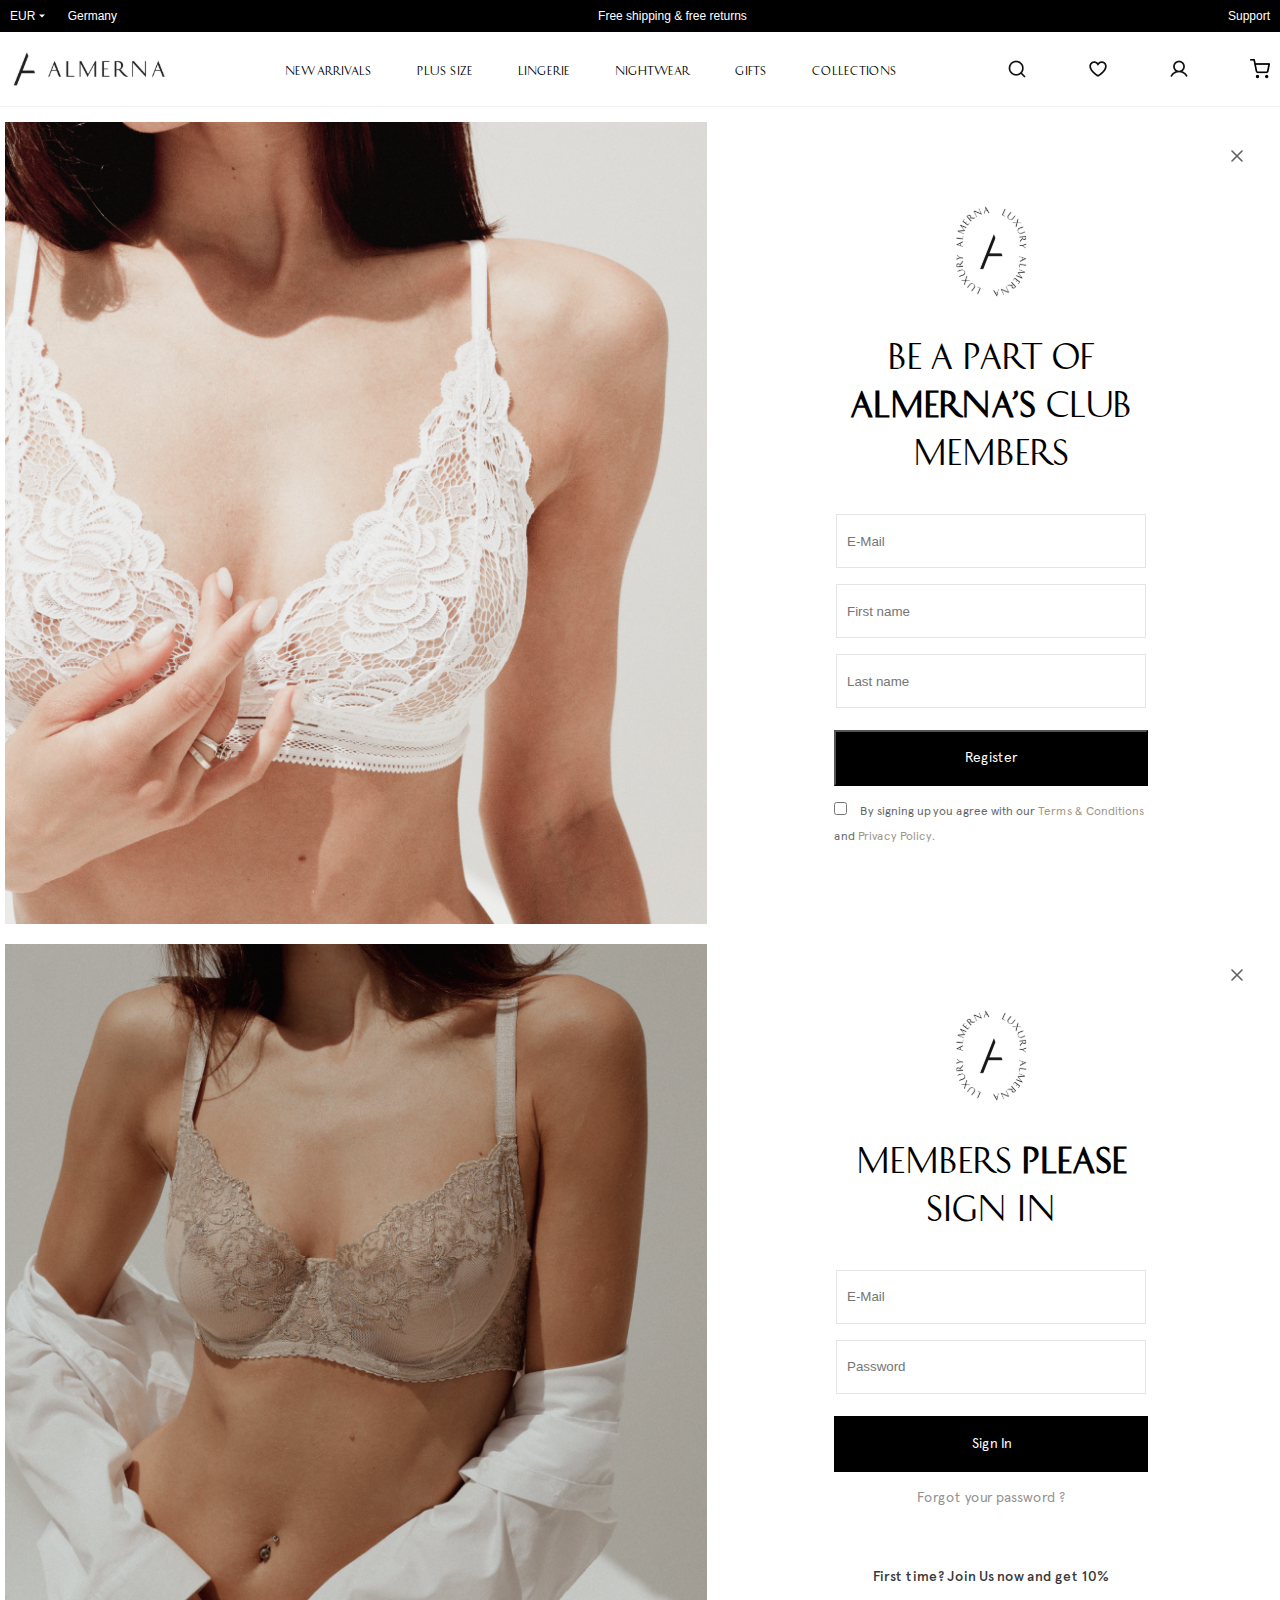
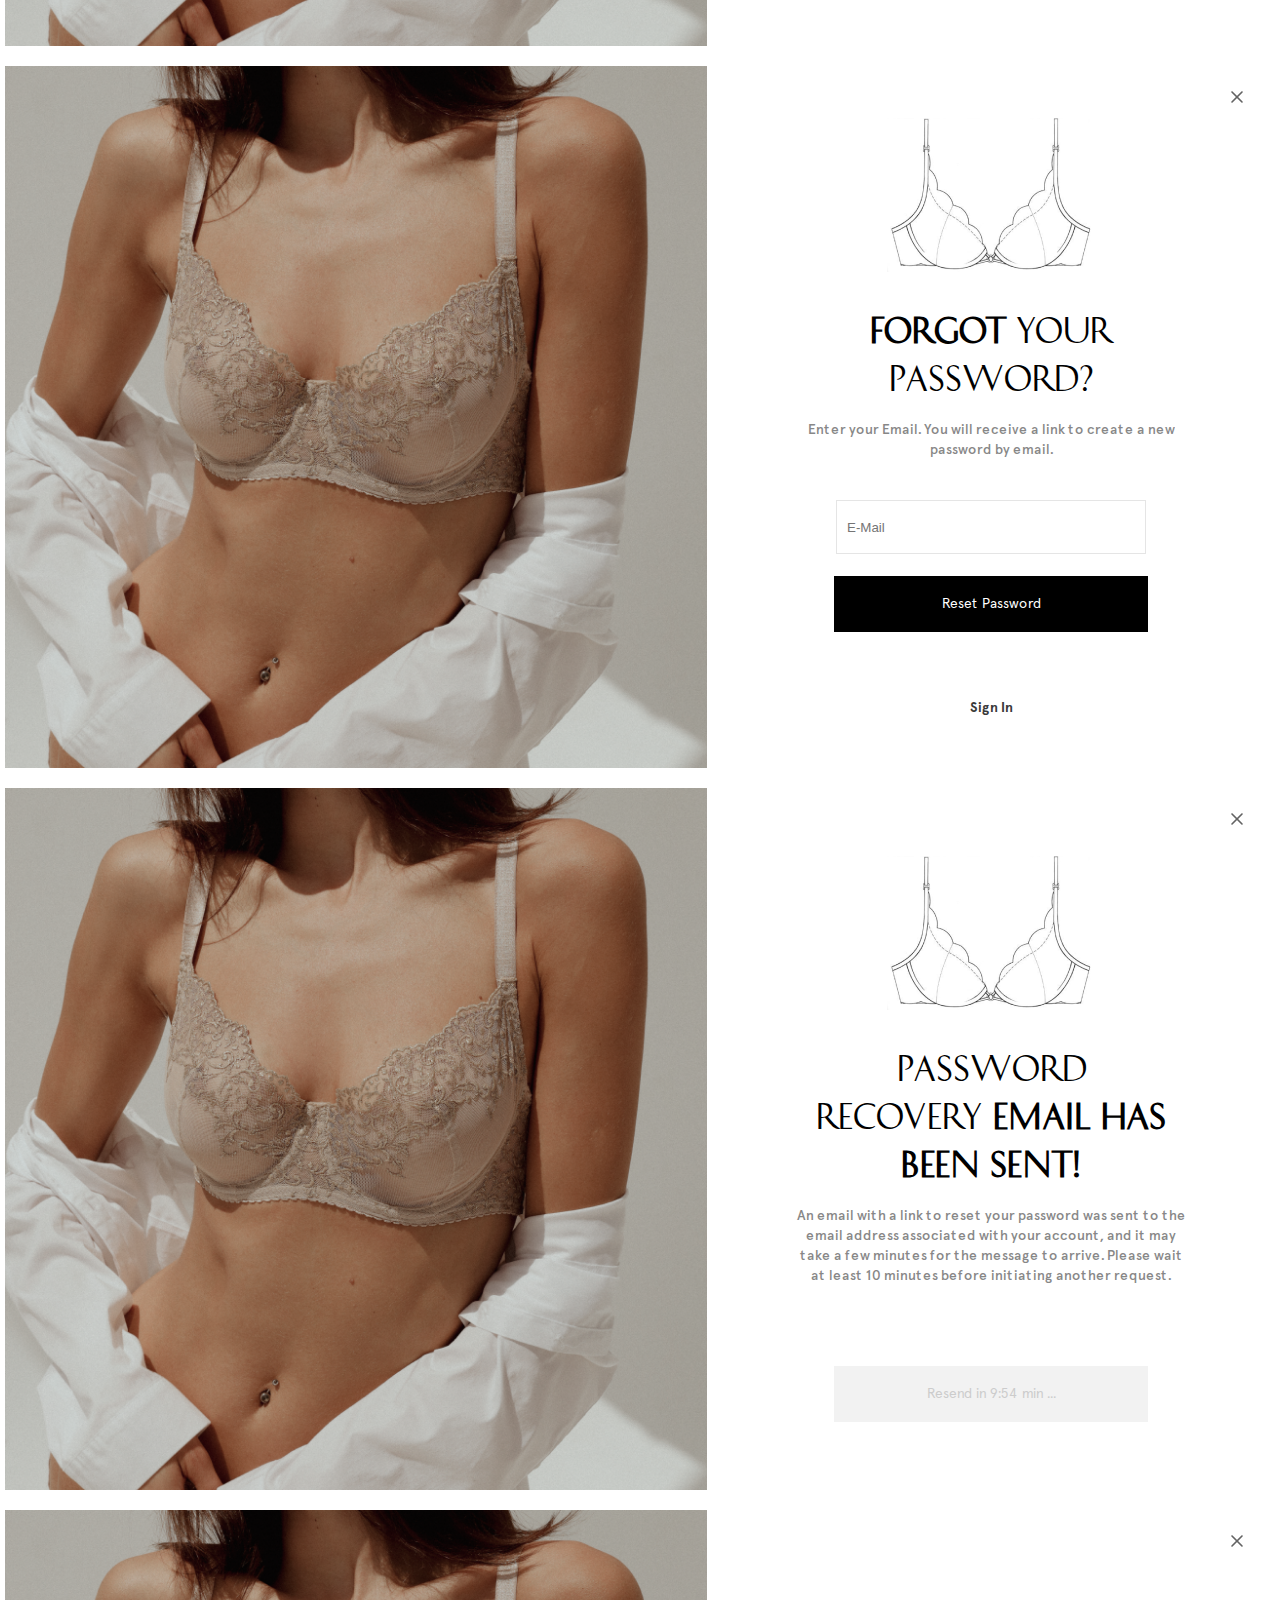
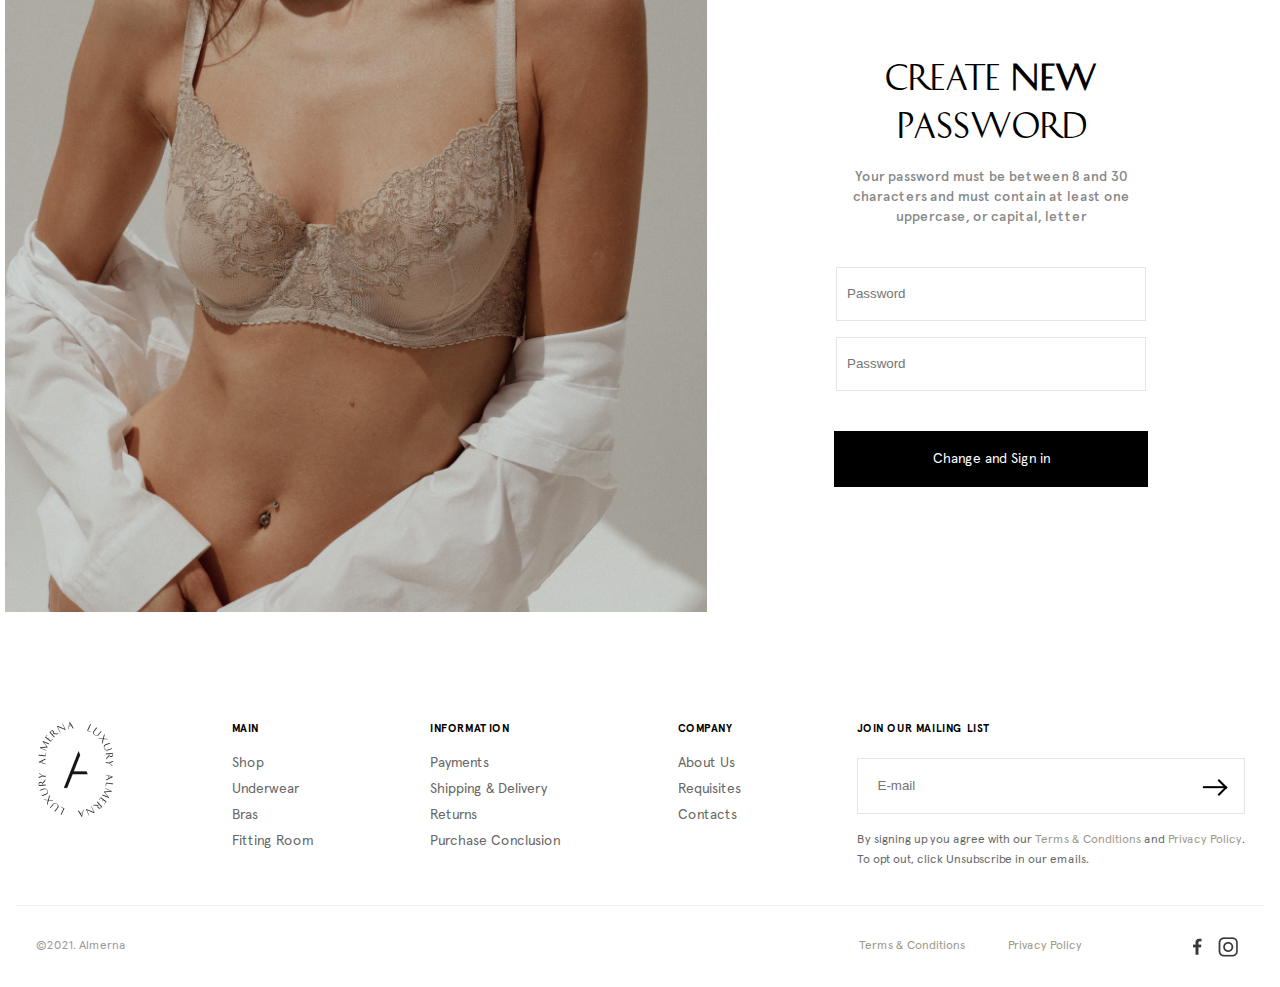
<file: pages/profile.html>
<!doctype html>
<html lang="en">
<head>
    <meta charset="UTF-8">
    <meta name="viewport"
          content="width=device-width, user-scalable=no, initial-scale=1.0, maximum-scale=1.0, minimum-scale=1.0">
    <meta http-equiv="X-UA-Compatible" content="ie=edge">
    <link rel="stylesheet" href="../css/style.css">
    <link rel="stylesheet" href="../css/profile.css">
    <link rel="icon" type="image/x-icon" href="../images/footer-logo.ico">
    <title>Profile</title>
</head>
<body>
<header class="header">
    <div class="container">
        <div class="container-header">
            <div class="language">
                <div class="language-short">EUR</div>
                <div class="language-full">Germany</div>
            </div>
            <div class="header-info">Free shipping & free returns</div>
            <link rel="icon" type="image/x-icon" href="../images/footer-logo.ico">
            <div class="header-support">Support</div>
        </div>
    </div>
</header>

<nav class="navigation">
    <div class="container nav-container">
        <div class="nav-logo">
            <a href="../index.html">
                <img src="../images/logoMain.svg" alt="logo">
            </a>
        </div>
        <div class="searching-line" id="searching-line">
            <div class="searching-line__wrapper">
                <label>
                    <input type="submit" name="search-submit-btn" id="search-submit-btn">
                    <img class="nav-img"  src="../images/search.png" alt="#">
                </label>
                <input type="text" name="search-data" id="search-data" placeholder="Type here ">
            </div>
            <button type="button" id="close-search-btn">Cancel</button>
        </div>
        <ul class="nav-menu">
            <li class="menu-item">
                <a href="catalog.html">NEW ARRIVALS</a>
            </li>
            <li class="menu-item">
                <a href="catalog.html">PLUS SIZE</a>
            </li>
            <li class="menu-item">
                <a href="catalog.html">LINGERIE</a>
            </li>
            <li class="menu-item">
                <a href="catalog.html">NIGHTWEAR</a>
            </li>
            <li class="menu-item">
                <a href="catalog.html">GIFTS</a>
            </li>
            <li class="menu-item">
                <a href="catalog.html">COLLECTIONS</a>
            </li>
        </ul>
        <ul class="nav-home">
            <a href="#">
                <img src="../images/search.png" id="searching-img" alt="#" class="nav-img">
            </a>
            <a href="favorites.html">
                <span class="liked-count" value="1"></span>
                <img src="../images/heart.png" alt="#" class="nav-img">
            </a>
            <a href="profile.html">
                <img src="../images/user.png" alt="profile" class="nav-img">
            </a>
            <a href="cart.html">
                <img src="../images/shopping-cart.png" alt="cart.html" class="nav-img">
            </a>
        </ul>
    </div>
</nav>

<div class="mobile-header">
    <div id='mobile-header__header' class="mobile-header__header">
        Free shipping & free returns
    </div>
    <div class="mobile-header__nav" id="mobile-header__nav">
        <ul id='mobile_menu' class="nav-menu mobile_menu">
            <li class="menu-item">
                <a href="pages/catalog.html">NEW ARRIVALS</a>
            </li>
            <li class="menu-item">
                <a href="#">PLUS SIZE</a>
            </li>
            <li class="menu-item">
                <a href="#">LINGERIE</a>
            </li>
            <li class="menu-item">
                <a href="#">NIGHTWEAR</a>
            </li>
            <li class="menu-item">
                <a href="#">GIFTS</a>
            </li>
            <li class="menu-item">
                <a href="#">COLLECTIONS</a>
            </li>

            <div class="container-header mobile__container-header">
                <div class="language">
                    <div class="language-short">EUR</div>
                    <div class="language-full">Germany</div>
                </div>
                <div class="header-support">Support</div>
            </div>

        </ul>

        <div class="mobile-header__burger-search">
            <div id="nav__burger" class="nav__burger">
                <span id="brg__span"></span>
            </div>
            <a href="#">
                <img src="../images/search.png" id="searching-img-mobile" alt="#" class="nav-img">
            </a>
        </div>
        <div class="searching-line" id="searching-line-mobile">
            <div class="searching-line__wrapper">
                <label>
                    <input type="submit" name="search-submit-btn" id="search-submit-btn-mobile">
                    <img class="nav-img" onclick="showSearchValueMobile()" src="../images/search.png" alt="#">
                </label>
                <input type="text" name="search-data" id="search-data-mobile" placeholder="Type here ">
            </div>
            <button type="reset" id="close-search-btn-mobile">Cancel</button>
        </div>
        <div class="mobile-logo">
            <a href="../index.html">
                <img src="../images/mobile_logo.png" alt="logo">
            </a>
        </div>
        <div class="mobile-header__home">
            <a href="#">
                <span class="liked-count" value="1"></span>
                <img src="../images/heart.png" alt="heart" class="nav-img">
            </a>
            <a href="pages/cart.html">
                <img src="../images/shopping-cart.png" alt="cart" class="nav-img">
            </a>
        </div>
    </div>
</div>

<div class="register__block section__register">
    <div class="register__content">
        <div class="registration__banner">
            <img src="../images/img33.png" alt="lady">
        </div>
        <div class="register__wrapper">
            <div class="register__alert-close-btn">
                <img src="../images/close-btn.svg" alt="close">
            </div>
            <a href="../index.html">
                <img src="../images/logoSignInAlert.svg " alt="">
            </a>
            <div class="register__title">
                <div class="register__title-row">Be a part of
                </div>
                <div class="register__title-row"><b>Almerna’s</b> Club</div>
                <div class="register__title-row">Members</div>
            </div>
            <form action="post" id="login" class="register__form">
                <input type="email" name="email" id="email" placeholder="E-Mail">
                <input type="text" name="firstName" id="first-name" placeholder="First name">
                <input type="text" name="lastName" id="last-name" placeholder="Last name">
                <button type="submit" class="register__confirm-btn">Register</button>
                <div class="privacy">
                    <input type="checkbox" name="privacy" id="privacy__checkbox">
                    <label for="privacy__checkbox">
                        By signing up you agree with our <a href="terms">Terms & Conditions</a> and <a
                            href="privacy">Privacy Policy.</a>
                    </label>
                </div>
            </form>
        </div>
    </div>
</div>

<div class="signIn__block section__register">

    <div class="register__content">
        <div class="registration__banner">
            <img src="../images/gallery2.png" alt="lady">
        </div>
        <div class="register__wrapper signIn__wrapper">
            <div class="register__alert-close-btn">
                <img src="../images/close-btn.svg" alt="close">
            </div>
            <div class="signIn__content">
                <a href="../index.html">
                    <img src="../images/logoSignInAlert.svg" alt="logo">
                </a>
                <div class="register__title">
                    <div class="register__title-row">Members <b>please</b></div>
                    <div class="register__title-row">Sign In</div>
                </div>
                <form action="" class="register__form">
                    <input type="email" name="email" id="aemail" placeholder="E-Mail">
                    <input type="text" name="firstName" id="password" placeholder="Password">
                    <button type="submit" class="signIn__confirm-btn">Sign In</button>
                    <div class="forgot__password-link">
                        <a href="#">Forgot your password ?</a>
                    </div>
                </form>
            </div>
            <div class="joinUsLink">
                <a href="#">First time? Join Us now and get 10%</a>
            </div>
        </div>
    </div>
</div>

<div class="forgot-password__block section__register">

    <div class="register__content">
        <div class="registration__banner">
            <img src="../images/gallery2.png" alt="lady">
        </div>
        <div class="register__wrapper signIn__wrapper">
            <div class="register__alert-close-btn">
                <img src="../images/close-btn.svg" alt="close">
            </div>
            <div class="signIn__content">
                <img src="../images/forgotPasswordSection.png" alt="logo">
                <div class="register__title">
                    <div class="register__title-row"><b>Forgot</b> your</div>
                    <div class="register__title-row">password?</div>
                    <div class="register__title-description">
                        Enter your Email. You will receive a link to create
                        a new password by email.
                    </div>
                </div>
                <form action="" class="register__form">
                    <input type="email" name="email" id="aemail" placeholder="E-Mail">
                    <button type="submit" class="signIn__confirm-btn">Reset Password</button>

                </form>
            </div>
            <div class="joinUsLink register__signInLink">
                <a href="#">Sign In</a>
            </div>
        </div>
    </div>
</div>

<div class="recovery-password__block section__register">

    <div class="register__content">
        <div class="registration__banner">
            <img src="../images/gallery2.png" alt="lady">
        </div>
        <div class="register__wrapper signIn__wrapper">
            <div class="register__alert-close-btn">
                <img src="../images/close-btn.svg" alt="close">
            </div>
            <div class="signIn__content">
                <img src="../images/forgotPasswordSection.png" alt="logo">
                <div class="register__title">
                    <div class="register__title-row">Password
                        </div>
                    <div class="register__title-row">recovery <b>email has </b> </div>
                    <div class="register__title-row"><b> been sent!</b> </div>
                    <div class="register__title-description">
                        An email with a link to reset your password was sent to the email address associated with your account, and it may take a few minutes for the message to arrive. Please wait at least 10 minutes before initiating another request.
                    </div>
                </div>
                <form action="" class="register__form">
                    <button type="submit" class="signIn__confirm-btn recovery-password__confirm-btn recovery-password__confirm-btn__waiting">Resend in 9:54 min ...</button>
                </form>
            </div>
        </div>
    </div>
</div>

<div class="createNewPassword__block section__register">

    <div class="register__content">
        <div class="registration__banner">
            <img src="../images/gallery2.png" alt="lady">
        </div>
        <div class="register__wrapper signIn__wrapper">
            <div class="register__alert-close-btn">
                <img src="../images/close-btn.svg" alt="close">
            </div>
            <div class="signIn__content">
                <div class="register__title">
                    <div class="register__title-row">create
                        <b>new</b></div>
                    <div class="register__title-row">password</div>
                    <div class="register__title-description">
                        Your password must be between 8 and 30 characters and must contain at least one uppercase, or capital, letter
                    </div>
                </div>
                <form action="" class="register__form">
                    <input type="password" name="password" id="newPassword" placeholder="Password">
                    <input type="password" name="password" id="repeatNewPassword" placeholder="Password">
                    <button type="submit" class="signIn__confirm-btn newPassword__confirm-btn">Change and Sign in</button>

                </form>
            </div>
        </div>
    </div>
</div>



<footer class="footer">
    <div class="footer-top">
        <img src="../images/footer-logo.png" alt="logo">
        <div class="footer-info-block">
            <div class="footer-info-block-item">
                <div class="footer-info-block-item-title" id="footer-info-block-item-title1">Main</div>
                <div class="footer-info-block__links-wrapper" id="footer-info-block__links-wrapper1">
                    <a href="#">Shop</a>
                    <a href="#">Underwear</a>
                    <a href="#">Bras</a>
                    <a href="#">Fitting Room</a>
                </div>
            </div>
            <div class="footer-info-block-item">
                <div class="footer-info-block-item-title" id="footer-info-block-item-title2">Information</div>
                <div class="footer-info-block__links-wrapper" id="footer-info-block__links-wrapper2">
                    <a href="#">Payments</a>
                    <a href="#">Shipping & Delivery</a>
                    <a href="#">Returns</a>
                    <a href="#">Purchase Conclusion</a>
                </div>
            </div>
            <div class="footer-info-block-item">
                <div class="footer-info-block-item-title" id="footer-info-block-item-title3">Company</div>
                <div class="footer-info-block__links-wrapper" id="footer-info-block__links-wrapper3">
                    <a href="#">About Us</a>
                    <a href="#">Requisites</a>
                    <a href="#">Contacts</a>
                </div>
            </div>
        </div>
        <div class="footer-info-block-form">
            <div class="footer-info-block-item-title">Join Our Mailing List</div>
            <div class="footer-contact-form">
                <input type="email" name="contact" id="contact" placeholder="E-mail">
                <button type="reset" name="contact" class="footer-send-email-btn"></button>
            </div>
            <div class="footer-info-block-form-description">
                <p>
                    By signing up you agree with our <a href="#" class="footer-term-conditions">
                    Terms & Conditions</a> and
                    <a href="#" class="footer-privacy-policy"> Privacy Policy</a>.
                </p>
                <p>
                    To opt out, click Unsubscribe in our emails.
                </p>

            </div>
        </div>
    </div>
    <div class="footer-bottom">
        <div class="footer-bottom-item">
            <div class="footer-bottom-year">©2021. Almerna</div>
        </div>
        <div class="footer-bottom-item">
            <div class="footer-bottom-info">
                <a href="#" class="footer-term-conditions"> Terms & Conditions</a>
                <a href="#" class="footer-privacy-policy"> Privacy Policy</a>
            </div>
            <div class="footer-bottom-socials">
                <a href="#"> <img src="../images/facebook.png" alt="facebook"></a>
                <a href="#"><img src="../images/instagramf.png" alt="Instagram"></a>
            </div>
        </div>
    </div>

</footer>

<div class="up__button">up</div>
<script src="https://ajax.googleapis.com/ajax/libs/jquery/3.6.0/jquery.min.js"></script>
<script src="../js/footer.js"></script>
<script src="../js/upbutton.js"></script>
<script src="../js/burger-menu-vs-search-btn.js"></script>
<script src="../js/swiperBunner.js"></script>
<script src="../js/cardsBoxTrending.js"></script><script src="../js/burger-menu-vs-search-btn.js"></script>
</body>
</html>
</file>
<file: css/style.css>
/*font-family: 'Libre Baskerville', serif;*/
/*font-family: 'Poppins', sans-serif;*/
@font-face {
    font-family: 'History Pro 02';
    src: url('../fonts/HistoryPro/HistoryPro-Two.eot');
    src: local('History Pro 02'), local('HistoryPro-Two'),
    url('../fonts/HistoryPro/HistoryPro-Two.eot?#iefix') format('embedded-opentype'),
    url('../fonts/HistoryPro/HistoryPro-Two.woff2') format('woff2'),
    url('../fonts/HistoryPro/HistoryPro-Two.woff') format('woff'),
    url('../fonts/HistoryPro/HistoryPro-Two.ttf') format('truetype');
    font-weight: normal;
    font-style: normal;
}

@font-face {
    font-family: 'Apercu Pro';
    src: url('../fonts/ApercuPro/ApercuPro-Medium.eot');
    src: local('Apercu Pro Medium'), local('ApercuPro-Medium'),
    url('../fonts/ApercuPro/ApercuPro-Medium.eot?#iefix') format('embedded-opentype'),
    url('../fonts/ApercuPro/ApercuPro-Medium.woff2') format('woff2'),
    url('../fonts/ApercuPro/ApercuPro-Medium.woff') format('woff'),
    url('../fonts/ApercuPro/ApercuPro-Medium.ttf') format('truetype');
    font-weight: 500;
    font-style: normal;
}

@font-face {
    font-family: 'Apercu Pro';
    src: url('../fonts/ApercuPro/ApercuPro-Black.eot');
    src: local('Apercu Pro Black'), local('ApercuPro-Black'),
    url('../fonts/ApercuPro/ApercuPro-Black.eot?#iefix') format('embedded-opentype'),
    url('../fonts/ApercuPro/ApercuPro-Black.woff2') format('woff2'),
    url('../fonts/ApercuPro/ApercuPro-Black.woff') format('woff'),
    url('../fonts/ApercuPro/ApercuPro-Black.ttf') format('truetype');
    font-weight: 900;
    font-style: normal;
}

@font-face {
    font-family: 'Apercu Pro';
    src: url('../fonts/ApercuPro/ApercuPro-Bold.eot');
    src: local('Apercu Pro Bold'), local('ApercuPro-Bold'),
    url('../fonts/ApercuPro/ApercuPro-Bold.eot?#iefix') format('embedded-opentype'),
    url('../fonts/ApercuPro/ApercuPro-Bold.woff2') format('woff2'),
    url('../fonts/ApercuPro/ApercuPro-Bold.woff') format('woff'),
    url('../fonts/ApercuPro/ApercuPro-Bold.ttf') format('truetype');
    font-weight: bold;
    font-style: normal;
}

@font-face {
    font-family: 'Apercu Pro';
    src: url('../fonts/ApercuPro/ApercuPro-Regular.eot');
    src: local('Apercu Pro Regular'), local('ApercuPro-Regular'),
    url('../fonts/ApercuPro/ApercuPro-Regular.eot?#iefix') format('embedded-opentype'),
    url('../fonts/ApercuPro/ApercuPro-Regular.woff2') format('woff2'),
    url('../fonts/ApercuPro/ApercuPro-Regular.woff') format('woff'),
    url('../fonts/ApercuPro/ApercuPro-Regular.ttf') format('truetype');
    font-weight: normal;
    font-style: normal;
}

@font-face {
    font-family: 'Apercu Pro';
    src: url('../fonts/ApercuPro/ApercuPro-Light.eot');
    src: local('Apercu Pro Light'), local('ApercuPro-Light'),
    url('../fonts/ApercuPro/ApercuPro-Light.eot?#iefix') format('embedded-opentype'),
    url('../fonts/ApercuPro/ApercuPro-Light.woff2') format('woff2'),
    url('../fonts/ApercuPro/ApercuPro-Light.woff') format('woff'),
    url('../fonts/ApercuPro/ApercuPro-Light.ttf') format('truetype');
    font-weight: 300;
    font-style: normal;
}

@font-face {
    font-family: 'Apercu Pro';
    src: url('../fonts/ApercuPro/ApercuPro-BlackItalic.eot');
    src: local('Apercu Pro Black Italic'), local('ApercuPro-BlackItalic'),
    url('../fonts/ApercuPro/ApercuPro-BlackItalic.eot?#iefix') format('embedded-opentype'),
    url('../fonts/ApercuPro/ApercuPro-BlackItalic.woff2') format('woff2'),
    url('../fonts/ApercuPro/ApercuPro-BlackItalic.woff') format('woff'),
    url('../fonts/ApercuPro/ApercuPro-BlackItalic.ttf') format('truetype');
    font-weight: 900;
    font-style: italic;
}

:root {
    --main: 'History Pro 02';
    --second: 'Apercu Pro';
    /*--second:'Poppins', sans-serif;*/
    --hover-btn: #00000047;
    --h2-size: 40px;
    --h3-size: 36px;
    --h3-size-mobile: 22px;
    --main-color-gray: #E5E5E5;
    --main-color-100-gold: #9E9789;
    --main-color-80: #666666;
}

body {
    margin: 0;
    font-family: var(--main);
}

* {
    box-sizing: border-box;
    text-decoration: none;
    margin: 0;
    padding: 0;
}

li {
    list-style-type: none;
}

a {
    color: black;
}

.container {
    max-width: 1368px;
    margin: 0 auto;
    padding: 0 10px;
}

img {
    max-width: 100%;
    display: block;
}

input {
    outline: none;
}

header {
    background-color: black;
}


/*header*/

.container-header {
    line-height: 16px;
    padding: 8px 0;
    display: flex;
    justify-content: space-between;
    font-family: 'Poppins', sans-serif;
    font-size: 12px;
    color: white;
}

.language {
    width: 107px;
    display: flex;
    justify-content: space-between;
}

.language-short {
    position: relative;
}

.language-short::after {
    content: ' ';
    position: absolute;
    top: 50%;
    right: -13px;
    transform: translate(-50%, -50%);
    border-left: 3px solid transparent;
    border-right: 3px solid transparent;
    border-top: 3px solid #fff;
}

/*navigation*/

.navigation {
    border-bottom: 1px solid rgba(17, 17, 19, 0.06);

}

.nav-container {
    display: flex;
    justify-content: space-between;
    align-items: center;

}

.navigation > .container {
    position: relative;
}


/*searching-line*/

.searching-line {
    position: absolute;
    display: flex;
    justify-content: space-between;
    align-items: center;
    width: calc(100% - 20px);
    height: 100%;
    z-index: 5;
    background-color: white;
    opacity: 0;
    pointer-events: none;
}

.searching-line.active {
    opacity: 1;
    pointer-events: all;
}

.searching-line__wrapper {
    display: flex;
    width: 100%;
    /*flex: 0 0 60%;*/
    align-items: center;
}

.searching-line__wrapper input {
    border: inherit;
    width: 100%;
    /* border: none; */
    padding: 10px;
}

.searching-line__wrapper input {
    outline: none;
}

.searching-line__wrapper label input:first-child {
    position: absolute;
    opacity: 0;
    pointer-events: none;
}

#close-search-btn {
    border: none;
    background-color: transparent;
    font-size: 16px;
    font-family: var(--second);
    cursor: pointer;
}

.nav-img {
    cursor: pointer;
}


.nav-logo > a > img {
    width: 100%;
    flex-shrink: 0;
    padding: 17px 50px 17px 0;
    /*border-right: 1px solid silver;*/
}

.nav-menu,
.nav-logo {
    flex-shrink: 0;
}

.nav-menu,
.nav-home {
    display: flex;
    justify-content: space-between;
    font-family: var(--main);
    font-size: 11px;
    flex-wrap: wrap;
}

.menu-item:nth-child(-n+6) {
    margin-right: 45px;
}

.menu-item:hover,
.nav-img:hover,
a:hover > .liked-count {
    transform: scale(1.3);
    transition: all .3s ease-in;
}

.nav-home {
    max-width: 263px;
    width: 100%;
}

.nav-home > a,
.mobile-header__home > a {
    position: relative;

}

.liked-count {
    width: 80%;
    position: absolute;
    top: -5px;
    RIGHT: -31%;
    text-align: center;
    background: black;
    color: white;
    font-weight: bold;
    border-radius: 50%;
    z-index: 2;
    font-size: 100%;
    padding-bottom:  2px;
    display: none;
}

@keyframes move {
    0% {
        transform: scale(1);
    }
    50% {
        transform: scale(1.3);
    }
    100% {
        transform: scale(1);
    }
}


/*mobile-header*/

/*burger*/
.nav__burger {
    position: relative;
    width: 16px;
    height: 20px;
    padding: 2px;
    cursor: pointer;
}

.nav__burger span:before,
.nav__burger span:after,
.nav__burger span {
    width: 100%;
    height: 2px;
    background-color: black;
    position: absolute;
    left: 0;
    border-radius: 10px;
    transition: transform 0.3s ease-in;
}

.nav__burger span:before {
    content: '';
    top: 7px;
    left: 0;
}

.nav__burger span:after {
    content: '';
    top: 14px;
    left: 0;
}

#brg__span.active {
    transform: rotate(-45deg);
    top: 11px;
    width: 21px;
}

#brg__span.active:before {
    transform: rotate(-84deg);
    top: 0px;
}

#brg__span.active:after {
    width: 0;
}

.mobile-header__header {
    text-align: center;
    font: 10px var(--second);
    color: white;
    background-color: black;
    padding: 6px;
}

.mobile-logo {
    width: 184px;
}

.mobile-header__nav {
    display: flex;
    justify-content: space-between;
    align-items: center;
    height: 40px;
    z-index: 2;
    width: 100%;
    background-color: white;
    position: relative;
}

.mobile-header__burger-search,
.mobile-header__home {
    display: flex;
    justify-content: space-around;
    width: 88px;
}

.mobile-logo a img {
    margin: 0 auto;
}

.mobile_menu {
    z-index: 3;
    display: flex;
    position: fixed;
    background: #c4c1bd;
    width: 100%;
    height: 100%;
    top: 0;
    left: -120%;
    padding: 20px;
    margin-top: 73px;
    flex-direction: column;
    line-height: 30px;
    align-items: center;
    justify-content: flex-start;
    /*transform: scale(0);*/
    transition: all .3s ease-in;
}

.mobile_menu li {
    padding: 0;
}

/*bunner*/

.banner {
    padding: 20px 0;

}

.banner-slide {
    background-image: url("../images/bunner1.png");
    height: 648px;
    background-size: cover;
    background-repeat: no-repeat;
    background-position: 50% 50%;
    position: relative;
    max-width: 1412px;
}

.banner-slide:nth-child(2) {
    background-image: url("../images/quiz.png");
    height: 648px;
    background-size: cover;
    background-repeat: no-repeat;
    background-position: 50% 50%;
    position: relative;
    max-width: 1412px;
}

.banner-slide:nth-child(3) {
    background-image: url("../images/bunner2.png");
    height: 648px;
    background-size: cover;
    background-repeat: no-repeat;
    background-position: 50% 50%;
    position: relative;
    max-width: 1412px;
}

.banner-textblock {
    position: absolute;
    top: 126px;
    left: 107px;
}

.banner-title {
    text-transform: uppercase;
    font-family: var(--main);
    font-size: 48px;
    line-height: 64px;
}

.banner-subtittle {
    font-family: var(--second);
    font-size: 16px;
    line-height: 24px;
    color: #666666;
    margin: 24px 0;
    margin: 24px 0 48px 0;
}

.btn-shop,
.btn-fitting {
    width: 165px;
    height: 56px;
    font-size: 14px;
    font-weight: 700;
    border: none;
    cursor: pointer;

}

.btn-shop {
    background-color: black;
    color: white;
    margin-right: 14px;
    transition: all 0.3s ease-in-out;
}

.btn-shop:hover {
    background-color: var(--hover-btn);
    border: 1px solid black;
    color: black;
}

.btn-fitting {
    background-color: transparent;
    border: 1px solid black;
    color: black;
    transition: all 0.3s ease-in-out;
}

.btn-fitting:hover {
    background-color: var(--hover-btn);
    border: none;
    color: black;
}

.banner-pagination {
    padding: 24px;
    display: flex;
    justify-content: center;
    align-items: center;
}

.banner-pagination-item {
    width: 60px;
    height: 17px;
    background-color: #EAEAEB;
    margin-right: 4px;
    cursor: pointer;
    border-radius: 20px;
    border: 8px solid white;
}

.banner-pagination .active {
    background-color: black;
}


/*shop-trending*/

.shop-trending {
    display: flex;
    align-items: center;
    flex-direction: column;
}

.trending-textblock {
    text-align: center;
}

.trending-title {
    font-size: var(--h3-size);
    line-height: 52px;
    text-transform: uppercase;
}

.trending-buttons {
    max-width: 273px;
    display: flex;
    justify-content: space-between;
    font-size: 11px;
    letter-spacing: 1px;
    text-transform: uppercase;
    padding: 24px 0 42px;
    margin: 0 auto;
}

.trending-buttons-item {
    cursor: pointer;
    line-height: 17px;
    position: relative;
}

.trending-buttons-item:after {
    content: '';
    display: block;
    width: inherit;
    height: 2px;
    background-color: #000;
    margin-top: 6px;
    opacity: 0;
    transition: all 0.3s ease-in-out;

}

.trending-buttons-span {
    display: block;
    width: 100%;
    height: 2px;
    background-color: #000;
    margin-top: 6px;
    opacity: 0;
    transition: all 0.3s ease-in-out;
    position: absolute;
    bottom: 0px;
}

.trending-buttons-span.active {
    opacity: 1;
}

.trending-buttons-item:hover.trending-buttons-item:after {
    opacity: 1;
}

.trending-card-box {
    display: flex;
    justify-content: center;
    /*flex-wrap: wrap;*/
    padding: 0 0px 30px;
    margin: 0 auto;
    overflow: hidden;
    /*width: ;*/
}

/*.trending-card-box .product-card:nth-child(-2n+2){*/
/*    margin: 0 24px;*/
/*}*/
.shop-trending-btn {
    display: flex;
    justify-content: center;
    align-items: center;
    font-family: var(--second);
    font-size: 14px;
    font-weight: 700;
    max-width: 392px;
    width: 100%;
    height: 56px;
    border: 1px solid black;
    cursor: pointer;
    transition: all 0.3s ease-in-out;
}

.shop-trending-btn:hover {
    background-color: var(--hover-btn);
}

.display-none {
    display: none;
    transition: all .5s;
}

.display-block {
    display: flex;
    transition: all .5s;
}

/*product-card*/

.product-card {
    margin: 0 12px;
    width: fit-content;
    max-width: 355px;
    width: 100%;
}

.card-face {
    position: relative;
    display: flex;
    justify-content: center;
}

.card-mark-new {
    font-family: var(--second);
    font-size: 12px;
    font-weight: 700;
    padding: 12px 16px;
    background-color: #fff;
    position: absolute;
    top: 24px;
    left: 0;
}

.card-mark-favorite {
    width: 40px;
    height: 40px;
    position: absolute;
    top: 24px;
    right: 24px;
    border-radius: 50%;
    border: 2px solid #1111131A;
    cursor: pointer;
}

.card-mark-favorite:hover {
    transform: scale(1.2);
    background-color: var(--hover-btn);
}

.card-mark-favorite img {
    transform: translate(50%, 60%);
}

.card-description-title {
    font-size: 20px;
    line-height: 32px;
    letter-spacing: 0.3px;
    text-transform: uppercase;
    padding: 24px 0 8px;
}

.btn-quick-view {
    max-width: 344px;
    width: 100%;
    height: 56px;
    display: flex;
    justify-content: center;
    align-items: center;
    font-size: 14px;
    font-weight: 700;
    font-family: var(--second);
    background-color: #fff;
    position: absolute;
    bottom: 20px;
    cursor: pointer;
    transform: scale(0);
    transition: all 0.3s ease-in-out;
}

.product-card:hover .btn-quick-view {
    transform: scale(1);
}

.card-description-price {
    font-family: var(--main);
    font-size: 16px;
    font-weight: bold;
    line-height: 22px;
    color: #929292;
}


/*.categorys-gallery*/

.categorys-gallery {
    display: flex;
    flex-direction: column;
    align-items: center;
    padding-top: 104px;
}

.categorys-gallery-top {
    display: flex;
}

.category-img {
    position: relative;
}

.category-img-title {
    font-size: var(--h2-size);
    line-height: 56px;
    letter-spacing: 0.4px;
    text-transform: uppercase;
    text-align: center;
    position: absolute;
    top: 50%;
    left: 50%;
    color: white;
    transform: translate(-50%, -50%);
}

.category-img-btn {
    display: inline-block;
    font-size: 11px;
    cursor: pointer;
    transition: all 0.3s ease-in-out;
}

.category-img-btn:hover {
    transform: scale(1.3);
}

.category-img-btn:after {
    content: '';
    display: block;
    width: inherit;
    height: 2px;
    background-color: #fff;
    margin-top: -17px;
}

.category-img-title-bottom {
    font-size: var(--h2-size);
    line-height: 56px;
    letter-spacing: 0.4px;
    text-transform: uppercase;
    text-align: center;
    position: absolute;
    top: 36%;
    left: 13%;
    color: white;
}


/*shop-our-products*/

.shop-our-products {
    max-width: 1224px;
    width: 100%;
    margin: 0 auto;
    padding-top: 108px;
}

.shop-our-products-title {
    font-size: var(--h3-size);
    text-transform: uppercase;
    line-height: 52px;
    padding-bottom: 38px;
}

.shop-our-products-cardbox {
    display: flex;
    /*margin: 0 -12px;*/
}

.shop-our-products-cardbox .product-card:nth-child(-2n+2) {
    margin: 0 24px;
}

.card-description-price .old {
    text-decoration: line-through;
}

.card-description-price .new {
    color: red;
}

.btn-quick-view:hover {
    background-color: var(--hover-btn);
    color: white;
}


/*quiz-promo*/

.quiz-promo {
    position: relative;
    background-image: url(../images/quiz.png);
    height: 733px;
    background-size: cover;
    background-position: 50% 50%;
    background-repeat: no-repeat;
    margin-top: 148px;
}

.quiz-promo-textbox {
    position: absolute;
    top: 50%;
    left: 50%;
    transform: translate(-50%, -50%);
}

.quiz-promo-text {
    font-size: var(--h2-size);
    line-height: 56px;
    letter-spacing: 0.4px;
    text-transform: uppercase;
    color: white;
    text-align: center;
}

.quiz-promo-btn {
    max-width: 200px;
    height: 59px;
    display: flex;
    justify-content: center;
    align-items: center;
    margin: 44px auto 0;
    background-color: #fff;
    cursor: pointer;
    transition: all 0.3s ease-in-out;
}

.quiz-promo-btn:hover {
    background-color: var(--hover-btn);
    color: white;
    border: 1px solid white;
}


/*info-line*/

.info-line {
    max-width: 1224px;
    display: flex;
    justify-content: space-between;
    margin: 0 auto;
    margin-top: 93px;
}

.info-line-item {
    display: flex;

}

.info-line-item-text {
    padding-left: 35px;
    font-family: var(--second);
    letter-spacing: 0.4px;
}

.info-line-item-title {
    font-weight: 700;
    font-size: 16px;
    line-height: 22px;
}

.info-line-item-subtitle {
    font-size: 14px;
    line-height: 20px;
    padding: 8px 0 2px;
}

.info-line-item-btn {
    font-weight: 700;
    font-size: 14px;
    line-height: 20px;
    cursor: pointer;
    transition: all 0.3s ease-in-out;
}

.info-line-item-btn:hover {
    transform: scaleY(1.3);
}


/*presentation*/

.presentation {
    display: flex;
    flex-direction: column;
    align-items: center;
    padding-top: 161px;
}

.presentation-title {
    font-size: var(--h2-size);
    line-height: 67px;
    text-align: center;
    text-transform: uppercase;
}

.presentation-main-box {
    display: flex;
    justify-content: center;
    padding-top: 51px;
    /*flex-wrap: wrap;*/
    max-width: 1124px;
    width: 100%;
}

.presentation-gallery-box {
    background-image: url(../images/img6.png);
    height: 548px;
    max-width: 548px;
    width: 100%;
    background-size: cover;
    background-position: 50% 50%;
    background-repeat: no-repeat;
    display: flex;
    align-items: flex-end;
    justify-content: center;
    flex-shrink: 0.5;
}

.presentation-gallery-change-btn {
    height: 6px;
    width: 6px;
    background-color: silver;
    border-radius: 50%;
    margin: 10px 6px;
    cursor: pointer;
}

.presentation-gallery-change-btn:nth-child(1) {
    background-color: black;
}

.presentation-description {
    max-width: 548px;
    padding-left: 16px;
    display: flex;
    flex-direction: column;
    align-items: center;
    justify-content: center;
    width: 100%;

}

.presentation-text {
    font-family: var(--second);
    font-size: 16px;
    line-height: 24px;
    max-width: 300px;
    padding-top: 78px;
    text-align: center;
}

.presentation-buttons {
    max-width: 943px;
    width: 100%;
    display: flex;
    justify-content: space-between;
    font-size: 11px;
    color: #929292;
    margin-top: 42px;
    transition: all 0.3s ease-in-out;
}

.presentation-buttons > .active {
    color: black;
}

.presentation-buttons-item:after {
    content: '';
    display: block;
    background-color: black;
    width: 8px;
    height: 8px;
    margin: 10px auto 0;
    border-radius: 50%;
    opacity: 0;
    transition: all 0.3s ease-in-out;
}

.presentation-buttons-item:hover {
    color: black;
    cursor: pointer;
}

.presentation-buttons-item:hover.presentation-buttons-item:after {
    opacity: 1;
}

.presentation-buttons > .active:after {
    opacity: 1;
}


/*looks-at-you*/

.looks-at-you {
    margin-top: 149px;
}

.looks-at-you-title {
    text-align: center;
    text-transform: uppercase;
    font-size: var(--h2-size);
}

.looks-at-you-gallery {
    display: flex;
    justify-content: center;
    margin-top: 56px;
}

.looks-at-you-gallery-img {
    position: relative;
}

.looks-at-you-gallery-img:nth-child(-n+3) {
    margin-right: 16px;
}

.looks-at-you-gallery-img-btn {
    display: flex;
    align-items: center;
    justify-content: center;
    position: absolute;
    top: 50%;
    left: 50%;
    transform: translate(-50%, -50%) scale(0);
    font-family: var(--second);
    font-weight: 700;
    font-size: 12px;
    background-color: #fff;
    max-width: 139px;
    width: 100%;
    height: 64px;
    cursor: pointer;
    /*opacity: 0;*/
    /*transform: scale(0);*/
    transition: all 0.3s ease-in-out;
}

.looks-at-you-gallery-img-btn p {
    padding-left: 10px;
}

.looks-at-you-gallery-img-btn:hover {
    background-color: var(--hover-btn);
    color: white;
    border: 1px solid white;
}

.looks-at-you-gallery-img:hover .looks-at-you-gallery-img-btn {
    /*opacity: 1;*/
    transform: translate(-50%, -50%) scale(1);
}

.looks-at-you-gallery-img-btn:hover.looks-at-you-gallery-img-btn img {
    background: white;
    border-radius: 10%;
}


/*footer*/

.footer {
    margin-top: 103px;
    /*padding: 108px;*/
}

.footer-top {
    display: flex;
    justify-content: space-between;
    align-items: flex-start;
    max-width: 1249px;
    margin: 0 auto;
    padding: 0 20px;
}

.footer-info-block {
    max-width: 509px;
    width: 100%;
    display: flex;
    justify-content: space-between;
    margin: 0 70px;

}

.footer-info-block-item {
    display: flex;
    flex-direction: column;
}

.footer-info-block-item-title {
    font-size: 11px;
    line-height: 18px;
    letter-spacing: .6px;
    text-transform: uppercase;
    padding-bottom: 12px;
    font-family: var(--second);
    font-weight: 700;
}

.footer-info-block__links-wrapper {
    display: flex;
    flex-direction: column;
}

.footer-info-block-item a,
.footer-info-block-form-description p {
    font-family: var(--second);
    font-size: 14px;
    line-height: 26px;
    color: #666666;
}

.footer-info-block-item a:hover,
.footer-term-conditions:hover,
.footer-privacy-policy:hover,
.footer-bottom-socials a:hover {
    display: inline-block;
    color: #000000;
    transform: scaleY(1.4);
}

.footer-info-block-form-description p {
    font-size: 12px;
    line-height: 20px;
}

.footer-term-conditions,
.footer-privacy-policy {
    color: #9E9789;
}

.footer-contact-form {
    position: relative;
    max-width: 394px;
}

#contact {
    /*max-width: 394px;*/
    width: 100%;
    height: 56px;
    border: 1px solid #E5E5E5;
    margin: 8px 0 16px;
}

#contact::placeholder {
    padding: 0 20px;
}

.footer-send-email-btn {
    width: 12px;
    height: 12px;
    cursor: pointer;
    border: none;
    border-top: 2px solid black;
    border-right: 2px solid black;
    background-color: transparent;
    transform: rotate(45deg) translate(-50%, -50%);
    position: absolute;
    top: 50%;
    right: 5%;
}

.footer-send-email-btn:after {
    content: '';
    display: block;
    width: 23px;
    height: 2px;
    background-color: black;
    position: absolute;
    bottom: 54px;
    right: -19px;
    transform: translate(-15px, 52px) rotate(135deg);
}

.footer-bottom {
    display: flex;
    justify-content: space-between;
    align-items: center;
    padding: 24px 20px;
    max-width: 1249px;
    margin: 0 auto;
    margin-top: 35px;
    border-top: 1px solid #F2F2F2;
    font-family: var(--second);
    font-size: 12px;
    color: #999999;
}

.footer-bottom-item:nth-child(2) {
    display: flex;
    justify-content: space-between;
    align-items: center;
    max-width: 386px;
    width: 100%;
}

.footer-bottom-info > .footer-term-conditions {
    padding-right: 40px;
}

.footer-bottom-socials {
    display: flex;
}

.mobile-header {
    display: none;
}

.up__button {
    position: sticky;
    bottom: 5%;
    left: 95%;
    text-align: center;
    font-weight: bold;
    text-transform: uppercase;
    background-color: rgb(80 190 170 / 40%);
    padding: 5px;
    border: 2px solid rgb(80 190 170 / 40%);
    transition: all .7s;
    width: max-content;
    cursor: pointer;
    display: none;
}

@media screen and (max-width: 1270px) {

    .nav-home {
        max-width: 170px;
    }
}

@media screen and (max-width: 1199px) {

    .nav-home {
        max-width: 150px;
    }

    .menu-item:nth-child(-n+5) {
        margin-right: 21px;
    }

    .banner-textblock {
        top: 160px;
        left: 78px;
    }

    .banner-title {
        font-size: 40px;
    }

    .btn-shop, .btn-fitting {
        width: 142px;
        height: 45px;
    }
}

@media screen and (max-width: 991px) {
    .header,
    .navigation {
        display: none;
    }

    .mobile-header {
        display: block;
    }

    .mobile_menu .menu-item {
        padding: 0;
        width: 50%;
        text-align: center;
    }

    body.lock {
        overflow: hidden;
    }

    .banner-slide,
    .banner-slide:nth-child(2),
    .banner-slide:nth-child(3) {
        height: 530px;
    }

    .banner-textblock {
        top: 96px;
        left: 50px;
    }

    .banner-title {
        font-size: 32px;
    }

    .banner-subtittle {
        font-size: 13px;
        margin: 12px 0 35px 0;
    }

    .btn-shop, .btn-fitting {
        width: 133px;
        height: 43px;
    }

    .liked-count {
        width: 50%;
        position: absolute;
        top: -5px;
        RIGHT: -31%;
        text-align: center;
        background: black;
        color: white;
        font-weight: bold;
        border-radius: 50%;
        z-index: 2;
        font-size: 60%;
        padding-bottom:  2px;
    }

    /*.info-line-item*/
    .info-line-item {
        flex-direction: column;
        align-items: center;
    }

    .info-line-item-text {
        text-align: center;
        padding: 10px;
    }


    /*.presentation*/
    .presentation-buttons {
        padding: 0 20px;
    }

    /*footer*/
    .footer {
        margin-top: 70px;
        /*padding: 0 20px;*/
    }

    .footer-top {
        flex-direction: column;
    }

    .footer-top img {
        display: none;
    }

    .footer-info-block {
        flex-direction: column;
        max-width: 100%;
        width: 100%;
        margin: 0;
    }

    .footer-info-block-form {
        width: 100%;
    }

    .footer-contact-form {
        max-width: 100%
    }

    .footer-info-block-item {
        border-bottom: 1px solid silver;
        margin-bottom: 16px;
        padding-bottom: 10px;
    }

    .footer-info-block-item-title:nth-child(-n+3) {
        position: relative;
    }

    #footer-info-block-item-title1:after,
    #footer-info-block-item-title2:after,
    #footer-info-block-item-title3:after {
        content: '';
        width: 6px;
        height: 6px;
        border-bottom: 2px solid black;
        border-right: 2px solid black;
        position: absolute;
        top: 4px;
        right: 5px;
        transform: rotate(45deg);
    }

    .footer-info-block__links-wrapper {
        display: none;
        flex-direction: column;
        transition: all 0.3s ease-in;

    }

    .footer-info-block__links-wrapper.active {
        display: flex;
    }
}


@media screen  and (max-width: 767px) {
    .banner-slide,
    .banner-slide:nth-child(2),
    .banner-slide:nth-child(3) {
        background-image: url(../images/bunner-mobile.png);
        height: 635px;
        background-size: contain;
    }

    .banner-textblock {
        top: 34px;
        left: 50%;
        transform: translate(-50%, 0px);
        text-align: center;
    }

    .banner-title {
        font-size: 26px;
        line-height: 37px;
        text-align: center;
    }

    .banner-subtittle {
        font-size: 9px;
        margin: 1px 0 9px;
    }

    .banner-buttons {
        display: flex;
    }

    .btn-shop, .btn-fitting {
        width: 103px;
        height: 40px;
        font-size: 10px
    }

    /*.shop-trending*/
    .trending-title,
    .shop-our-products-title,
    .presentation-title,
    .looks-at-you-title {
        font-size: var(--h3-size-mobile);
        line-height: 36px;
    }

    .trending-buttons {
        padding: 24px 0;
    }


    /*.product-card*/
    .trending-card-box {
        padding: 0 5px 30px;
    }

    .trending-card-box .product-card:nth-child(1n) {
        margin: 5px;
    }

    .trending-card-box .product-card:nth-child(3n-1),
    .shop-our-products-cardbox .product-card:nth-child(-2n+2) {
        display: none;
    }

    .card-mark-new {
        padding: 5px 6px;
        top: 5%;
    }

    .card-mark-favorite {
        top: 4%;
    }
    /*.card-mark-favorite {*/
    /*    top: 4%;*/
    /*    width: 25px;*/
    /*    height: 25px;*/
    /*}*/

    /*.card-mark-favorite img {*/
    /*    transform: translate(10%, 22%);*/
    /*}*/


    .card-description-title {
        font-size: 13px;
        line-height: 22px;
        letter-spacing: 0.3px;
        text-transform: uppercase;
        padding: 8px 0 8px;
    }

    .card-description-price {
        font-size: 13px;
    }

    .btn-quick-view {
        max-width: 70%;
        height: 41px;
        font-size: calc(100% - 20%);
    }

    .shop-trending-btn {
        width: 80%;
    }

    /*categorys-gallery*/
    .categorys-gallery {
        padding-top: 72px;
    }

    .categorys-gallery-top,
    .categorys-gallery-bottom {
        flex-wrap: wrap;
        justify-content: center;
        max-width: 720px;
    }

    .category-img-title,
    .category-img-title-bottom {
        max-width: 720px;
        top: 52%;
        left: 50%;
        transform: translate(-50%, -50%);
        font-size: 22px;
        line-height: 32px;
    }

    .category-img img {
        min-height: 320px;
    }

    .category-img-btn {
        line-height: 75px;
    }


    /*.shop-our-products*/
    .shop-our-products {
        padding-top: 71px;
    }


    /*.quiz-promo*/
    .quiz-promo {
        margin-top: 77px;
    }

    .quiz-promo-textbox {
        width: 70%;
    }

    .quiz-promo-text {
        font-size: 22px;
        line-height: 38px;
    }


    /*.info-line*/
    .info-line {
        margin-top: 47px;
        flex-direction: column;
        align-items: center;
        padding: 0 20px;
    }

    .info-line-item {
        max-width: 371px;
        width: 100%;
        margin-bottom: 24px;
    }

    /*.presentation*/
    .presentation {
        padding-top: 162px;
        position: relative;
    }

    .presentation-text,
    .presentation-buttons {
        display: none;
    }

    .presentation-main-box {
        padding-top: 27px;
    }

    .presentation-gallery-box {
        max-width: 548px;
    }

    .presentation-description {
        position: absolute;
        top: 11%;
        left: 50%;
        transform: translate(-50%, -50%);
        padding: 0;
    }


    /*.looks-at-you*/
    .looks-at-you {
        margin-top: 78px;
    }

    .looks-at-you .looks-at-you-gallery-img {
        min-width: 122px;
        margin: 0 2px;
    }

    .looks-at-you-gallery {
        overflow: hidden;
        margin-top: 18px;
    }


    /*.footer*/
    .footer-bottom {
        flex-direction: column;
        padding: 15px 0 10px;
    }

    .footer-bottom-item:nth-child(2) {
        flex-direction: column;
        margin-top: 10px;
    }
}


@media screen and (max-width: 410px) {
    .banner-slide,
    .banner-slide:nth-child(2),
    .banner-slide:nth-child(3) {
        height: 540px;
        background-size: cover;
    }

    .banner-slide {
        background-image: url(../images/bunner-mobile.png);
    }
}

@media screen and (max-width: 374px) {
    .banner-slide {
        background-image: url(../images/bunner-mobile.png);
        height: 530px;
    }
    .trending-card-box{
        flex-wrap: wrap;
    }
}

.active__menu {
    /*transform: scale(1);*/
    left: 0;
}


/*catalog page styles*/

.bread-crumbs {
    margin: 0 auto;
    max-width: 1368px;
    padding: 16px 5%;
    color: #666666;
    font-family: var(--second);
    font-size: 12px;
}

.bread-crumbs span:last-child {
    color: black;
}

body .trending-textblock {
    padding: 16px;
}

.trending__title-description {
    margin: 0 auto;
    max-width: 400px;
    color: #666666;
    font-size: 14px;
    font-family: var(--second);
}


.filters__wrapper {
    margin-bottom: 30PX;
}

.filters__border {
    border-bottom: 1px solid #F2F2F2;
}

.filters {
    display: flex;
    justify-content: space-between;
    flex-wrap: wrap;
    margin: 0 auto;
    padding: 0 10px 28px 0;
}

.filters__boxes {
    display: flex;
    justify-content: space-between;
    max-width: 197px;
    width: 100%;
    font-family: var(--second);
    font-size: 11px;
    text-transform: uppercase;
    /*padding-right: 15px;*/
}

.filters__boxes:first-child div {
    position: relative;
    padding-right: 20px;
    cursor: pointer;
    font-weight: 500;
}

.filters__boxes:first-child > div > span {
    width: 8px;
    height: 8px;
    transform: rotate(135deg);
    border-right: 1.5px solid black;
    border-top: 1.5px solid black;
    position: absolute;
    right: 0px;
}

.filters__boxes:last-child > div > span:first-child {
    opacity: 0.3;
}

.filters__view, .filters__sort {
    cursor: pointer;
}


.product__container-width {
    max-width: 1137px;
    width: 100%;
    padding: 10px 10px 28px 10px;

}


.filters__chosed-box {
    display: flex;
    justify-content: space-between;
    align-items: center;
    font-family: var(--second);
    padding: 16px 10px;
}

.filter__chosed-item {
    padding: 12px 16px;
    border-radius: 110px;
    border: 1px solid black;
    font-size: 12px;
    height: 40px;
}

.filter__chosed-item {
    display: flex;
    justify-content: space-between;
    align-items: center;
    flex-wrap: wrap;
    flex-shrink: 0;
    margin-right: 8px;
}

.filter__chosed-items {
    display: flex;
    margin: 0 50px 0 0;
}

.delete-btn {
    height: 14px;
    cursor: pointer;
}

.filter__chosed-data,
.filter__chosed-data-color {
    margin-right: 10px;
}

.filter__chosed-item-color {
    padding: 2px 10px 2px 3px;
}

.filter__chosed-data-color {
    width: 32px;
    height: 32px;
    border-radius: 50%;
    background-color: black;
}

.filter__clear-btn {
    font-size: 12px;
    opacity: .3;
    text-transform: uppercase;
}

.load-more-btn {
    display: flex;
    justify-content: center;
    align-items: center;
    font-family: var(--second);
    font-size: 14px;
    font-weight: 700;
    color: white;
    max-width: 392px;
    width: 100%;
    height: 56px;
    background-color: black;
    border: 1px solid black;
    cursor: pointer;
    transition: all 0.3s ease-in-out;
}

.load-more-btn:hover {
    background-color: transparent;
    color: black;
}


/*filters__mobile*/

.filters__mobile-wrapper {
    display: flex;
    justify-content: space-between;
    padding: 16px 10px;
    font-family: var(--second);
    font-size: 11px;
    text-transform: uppercase;
    font-weight: 500;
    max-width: 1348px;
    margin: 0 auto;
}

.filters__main-title,
.filters__sort-title {
    position: relative;
    padding-right: 25px;
    cursor: pointer;
}

.filters__main-title > span:after,
.filters__sort-title > span:after {
    content: '';
    width: 6px;
    height: 6px;
    border-bottom: 2px solid black;
    border-right: 2px solid black;
    position: absolute;
    top: 2px;
    right: 5px;
    transform: rotate(45deg);

}

.filters__mobile {
    margin-bottom: 25px;

}

.filters__mobile-wrapper {
    border-bottom: 1px solid #F2F2F2;
}


/*!*quickView__alert*!!!!!!!!!!!!!!!!!!!!!!!!!!!!!!!!!!!!!!!!!!!!!!!!!!!!*/

.quickView__alert-wrapper {
    font-family: var(--second);
    width: 100%;
    height: 100vh;
    background-color: #b2a9a963;
    position: absolute;
    z-index: 2;
    display: none;
}

.quickView__alert {
    display: flex;
    max-width: 1032px;
    width: 100%;
    margin: 0 auto;
    background-color: #fff;
    position: absolute;
    top: 50%;
    left: 50%;
    transform: translate(-50%, -50%);
}

.quickView__boxes {
    max-width: 515px;
    width: 100%;
}

.quickView__boxes {
    display: flex;
    flex-direction: column;
    align-items: center;
    justify-content: center;
}

.quickView__description {
    max-width: 330px;
    display: flex;
    flex-direction: column;
    justify-content: center;
}

.quickView__title {
    font-family: var(--main);
    font-size: 26px;
    text-transform: uppercase;
    margin-bottom: 10px;
    max-width: 216px;
    line-height: 35px;
}

.quickView__price > .new {
    color: black;
    padding-right: 10px;
    display: inline-block;
    margin-bottom: 32px;
}


.quickView__chose-color,
.quickView__band-sizes-titles {
    margin-bottom: 32px;
    font-family: var(--second);
    font-size: 12px;
    font-weight: 700;
}

.quickView__chose-color span:last-child,
.quickView__band-sizes-titles p:last-child {
    color: grey;
}

.sizeGuide,
.colors span {
    cursor: pointer;
}

.colors__black,
.colors__silver {
    display: inline-block;
    width: 48px;
    height: 48px;
    border-radius: 50%;
    margin-top: 12px;
    margin-right: 8px;
}

.colors__black {
    background-color: black;
}

.colors__silver {
    background-color: #E5E5E5;
}

.colors__active {
    border: 6px solid #e6ddb4;
}


.quickView__band-sizes-titles {
    display: flex;
    justify-content: space-between;
    margin-bottom: 10px;
}


/*quickView__band-sizez*/


.quickView__band-sizes {
    display: flex;
    justify-content: space-between;
    flex-wrap: wrap;
}

.quickView__band-size {
    width: 48px;
    height: 48px;
    border-radius: 50%;
    border: 1.4px solid #E5E5E5;
    font-size: 12px;
    font-weight: 700;
    padding: 14px;
    display: inline-block;
    margin: 6px 5px 6px 0;
    text-align: center;
    cursor: pointer;
}

.no__size {
    opacity: .3;
    text-decoration: line-through;
}

.selected__size {
    color: #fff;
    background-color: black;
}



/*page 404 !!!!!!!!!!!!!!!!!!!!!!!!!!!!!!!!!!!!!!!!!!!!!!!!!!!!!!!!!!!!!!*/

.not__found img {
    margin: 0 auto;
}


/*quickView__btns*/


.quickView__btns {
    display: flex;
    justify-content: space-between;
    align-items: center;
    margin: 32px 0 24px;
}

.quickView__add-btn {
    max-width: 260px;
    width: 100%;
    text-align: center;
    font-family: var(--second);
    font-size: 12px;
    background-color: black;
    color: white;
    padding: 18px 62px;
    font-weight: 700;
    cursor: pointer;
}

.quickView__addFavoritesBtn {
    margin: 0 23px;
    cursor: pointer;
    border-radius: 50%;
}

.quickView__view-details {
    font-size: 12px;
    font-family: var(--second);
    font-weight: 700;
}

/*close__ALERT__btn*/

.quickView__alert-close__btn {
    position: absolute;
    right: 3%;
    top: 8%;
    height: 17px;
    display: flex;
    cursor: pointer;
}


.summary__view-prod-details {
    display: none;
}

@media screen and (max-width: 1000px){
    .quickView__alert-close__btn {
        right: 3%;
        top: 3%;
    }
}
    @media screen and (max-width: 873px){
        .quickView__title {
            font-size: 16px;
            line-height: 24px;
        }
        .card-description-price {
            font-size: 12px;
            line-height: 17px;
        }
        .quickView__price > .new {
            margin-bottom: 25px;
        }
        .quickView__chose-color, .quickView__band-sizes-titles {
            margin-bottom: 18px;
            font-size: 10px;
        }
        .colors__black, .colors__silver {
            width: 36px;
            height: 36px;
        }
        .quickView__band-size {
            width: 36px;
            height: 36px;
            font-size: 10px;
            padding: 7px;
            margin: -3px 4px 7px 0;
        }
        .quickView__add-btn {
            font-size: 11px;
            padding: 7px 9px;
        }
        .quickView__btns {
            margin: 12px 0 15px;
        }
        .quickView__view-details {
            font-size: 10px;
        }
        .quickView__description {
            max-width: 245px;
        }
        .quickView__alert-close__btn {
            right: 2%;
            top: 2%;
        }
}
@media screen and (max-width: 690px) {

        .quickView__alert-close__btn {
            right: 3%;
            top: 5%;
        }
}

    @media screen and (max-width: 640px){
        .quickView__title {
            font-size: 14px;
            line-height: 15px;
        }
        .card-description-price {
            font-size: 10px;
            line-height: 10px;
        }
        .quickView__title {
            margin-bottom: 6px;
        }
        .quickView__price > .new {
            margin-bottom: 12px;
        }
        .colors__black, .colors__silver {
            margin-top: 4px;
        }
    }










.hide {
    display: none;
    transition: all .5s;
}

.showflex {
    display: flex;
    transition: all .5s;
}
</file>
<file: css/profile.css>
.hide__block {
    display: none;
}

.show__block {
    display: block;
}


.section__register {
    margin: 10px auto;
}

.register__content {
    display: flex;
    justify-content: center;
    /*align-items: center;*/
    padding: 5px;
}

.registration__banner {
    flex-shrink: 0.5;
}

.register__wrapper {
    display: flex;
    flex-direction: column;
    align-items: center;
    justify-content: center;
    max-width: 568px;
    width: 100%;
    position: relative;

}

.register__alert-close-btn {
    position: absolute;
    top: 3%;
    right: 5%;
    cursor: pointer;
}

.register__alert-close-btn img {
    height: 20px;
}

.register__title {
    font-size: 32px;
    line-height: 48px;
    margin: 32px 0 40px;
    text-align: center;
    text-transform: uppercase;
}

.register__form {
    display: flex;
    flex-direction: column;
    align-items: center;
    max-width: 314px;
    width: 100%;
}

.register__form input {
    max-width: 310px;
    height: 54px;
    width: 100%;
    margin-bottom: 16px;
    border: 1px solid var(--main-color-gray);
    padding: 10px;
}

#privacy__checkbox {
    height: auto;
    width: auto;
    display: inline-block;
    margin-right: 10px;
}

.register__confirm-btn {
    width: 100%;
    height: 56px;
    color: #fff;
    background-color: black;
    text-align: center;
    font-family: var(--second);
    font-size: 14px;
    margin: 6px 0 16px;
}

.privacy {
    font-family: var(--second);
    font-size: 12px;
    color: var(--main-color-80);
}

.privacy a {
    color: var(--main-color-100-gold);
}


/*signIn block*/


.signIn__wrapper {
    justify-content: space-evenly;
}

.signIn__content {
    display: flex;
    flex-direction: column;
    justify-content: space-evenly;
    max-width: 568px;
    width: 100%;
    position: relative;
    align-items: center;
}

.signIn__confirm-btn {
    display: flex;
    align-items: center;
    justify-content: center;
    width: 100%;
    height: 56px;
    margin: 6px 0 16px;
    font-family: var(--second);
    font-size: 14px;
    color: #fff;
    background-color: black;
    border: none;
    cursor: pointer;
}

.forgot__password-link {
    font-family: var(--second);
    font-weight: 400;
    font-size: 14px;
    line-height: 20px;
    color: #929292;
}

.forgot__password-link a {
    color: #929292;
}

.joinUsLink {
    font-family: var(--second);
    font-weight: 500;
    font-size: 14px;
    color: #393939;
}

.joinUsLink a {
    color: #393939;
}


/*forgot-password__block*/


.register__title-description {
    font-family: var(--second);
    font-weight: 500;
    font-size: 14px;
    color: #393939;
    text-transform: none;
    opacity: .6;
    max-width: 400px;
    line-height: 20px;
    margin: 20px auto 0;
}

.register__signInLink a {
    color: #393939;
    font-weight: 700;
}


/*recovery-password*/

.recovery-password__confirm-btn {
    margin: 40px 0 0 0;
}

.recovery-password__confirm-btn__waiting {
    background-color: #F2F2F2;
    color: #CCCCCC;
}


/*createNewPassword__block*/

.createNewPassword__block .register__title-description {
    max-width: 328px;
}

.newPassword__confirm-btn {
    margin-top: 24px;
}


/*CART CART*/
/*CART CART*/
/*CART CART*/

.cart__section{
    max-width: 1264px;
    width: 100%;
    padding: 0 20px;
    margin: 0 auto;
}
.cart {
    display: flex;
    margin-top: 60px;
    justify-content: space-between;
}

.cart__wrapper {
    max-width: 704px;
    width: 100%;
}

.cart__title,
.summary__title {
    font-size: 24px;
    line-height: 40px;
    text-transform: uppercase;
}

.cart__quantity-desc {
    display: flex;
    justify-content: space-between;
    margin: 32px 0 16px;
    font-family: var(--second);
    font-weight: 500;
    font-size: 14px;
    line-height: 20px;
    color: #999999;
    cursor: pointer;
}
.cart__quantity-desc:last-child{
    cursor: pointer;
    transition: all .3s ;
}


.cart__item {
    display: flex;
    padding-bottom: 20px;
    border-bottom: 1px solid #F2F2F2;
    margin-bottom: 20px;
}

.cart__img {
    margin-right: 3%;
    flex-shrink: 0;
}

.cart__item:last-child {
    border-bottom: none;
}

.cart__description {
    font-weight: 500;
    font-size: 14px;
    line-height: 24px;
    max-width: 576px;
    width: 100%;
}
.cart__item-title{
    font-weight: 600;
}
.cart__headers{
    display: flex;
    justify-content: space-between;
}
.cart__item-sizes {
    display: flex;
    margin: 8px 0 16px;
    font-family: var(--second);
    color: #999999;
}

.cart__size {
    padding-right: 24px;
}

.cart__item-price {
    font-weight: 700;
}
.cart__remove{
    color: #999999;
    cursor: pointer;
}

.cart__amount-counter{
    display: flex;
    justify-content: space-between;
    align-items: center;
    font-family: var(--second);
}
.cart__add-bns{
    font-weight: 700;
    display: flex;
    justify-content: space-between;
    align-items: center;
    max-width: 116px;
    width: 100%;
    cursor: pointer;
}
.cart__add-bns div:nth-child(odd){
    padding: 3px 14px 3px;
   border: 1px solid #E5E5E5;
}



/*summary__ ssummary__ */
/*summary__ ssummary__ */


.summary__block{
    max-width: 392px;
    width: 100%;

}

.summary__price-formation,
.summary__subtitle{
    font-family: 'Apercu Pro';
    font-style: normal;
    font-weight: 500;
    font-size: 14px;
    line-height: 20px;
}

.summary__price-formation div,
.summary__total{
    display: flex;
    justify-content: space-between;
}

.summary__price-formation{
    margin: 32px 0 24px;
}
.summary__subtotal:nth-child(2){
   color: #9E9789;
}

.summary__price-formation div:nth-child(-n+3){
    padding-bottom: 8px;
}

.summary__promocode{
    position: relative;
}

.summary__promocode-inp  {
    outline: none;
    width: 100%;
    border: 1px solid silver;
    padding: 20px 0 20px 16px;
    position: relative;
}

.summary__promocode div{
    position: absolute;
    top: 34%;
    right: 5%;
}

.silver-lien{
    width: 100%;
    height: 1px;
    margin: 24px 0;
    background: #f2f2f2;
}



.summary__total {

}
.total-price{
    font-size: 16px;
    font-weight: 700;
}

.summary__checkout-btn{
    margin : 16px auto 0;
}



@media screen and (max-width: 1199px) {

    .cart__section {
        padding: 0 50px;
    }
    .cart__wrapper{
        margin-right: 100px;

    }
    .summary__block{
        max-width: 300px;
    }
}

@media screen and (max-width: 991px) {

    .cart__section {
        padding: 0 30px;
    }
    .cart__wrapper{
        margin-right: 66px;

    }
    .summary__block{
        max-width: 226px;
    }
    .cart__description{
        font-size: 12px;
    }
}

@media screen and (max-width: 767px) {
    .cart{
        flex-direction: column;
        align-items: center;
    }

    .cart__section {
        padding: 0 30px;
    }

    .cart__wrapper{
        margin-right:  0px;
    }

    .summary__block{
        max-width: 564px;
        border-top: 1px solid #f2f2f2;
    }

    .summary__checkout-btn{
        max-width: 464px;
        margin: 24px auto;
    }

    .summary__title{
        display: none;
    }

    .summary__promocode {
        display: none;
    }

    /*.card-description-price{*/
    /*    font-size: 13px;*/
    /*}*/

    /*.card-description-title{*/
    /*    font-size: 13px;*/
    /*}*/
}

@media screen and (max-width: 500px) {

    .cart__section {
        padding: 0 10px;
    }


}
@media screen and (max-width: 412px) {

    .cart__section {
        padding: 0 10px;
    }
    .cart__description{
        font-size: 12px;
    }
    .summary__price-formation,
    .summary__subtitle {
        font-size: 12px;
    }

}

@media screen and (max-width: 359px) {

    .cart__description{
        font-size: 10px;
    }

    .summary__price-formation,
    .summary__subtitle {
        font-size: 12px;
    }

}
</file>
